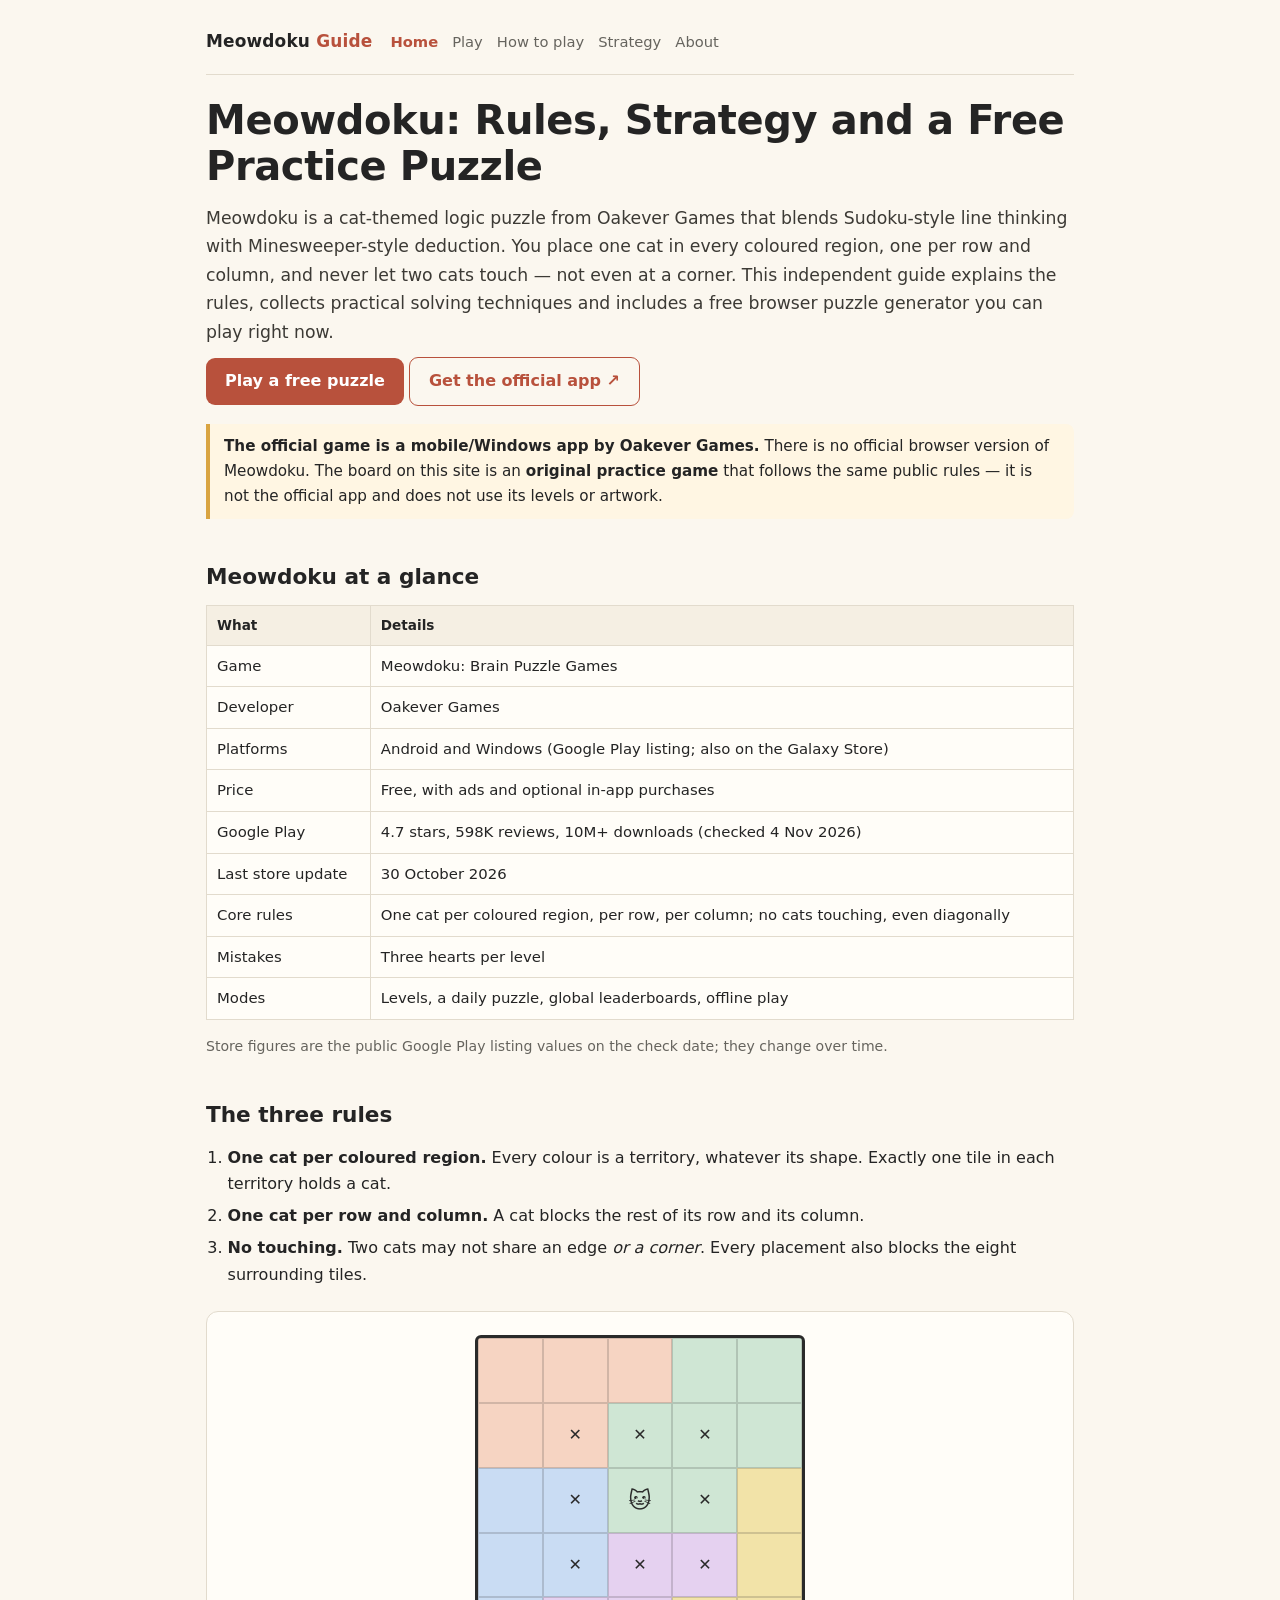
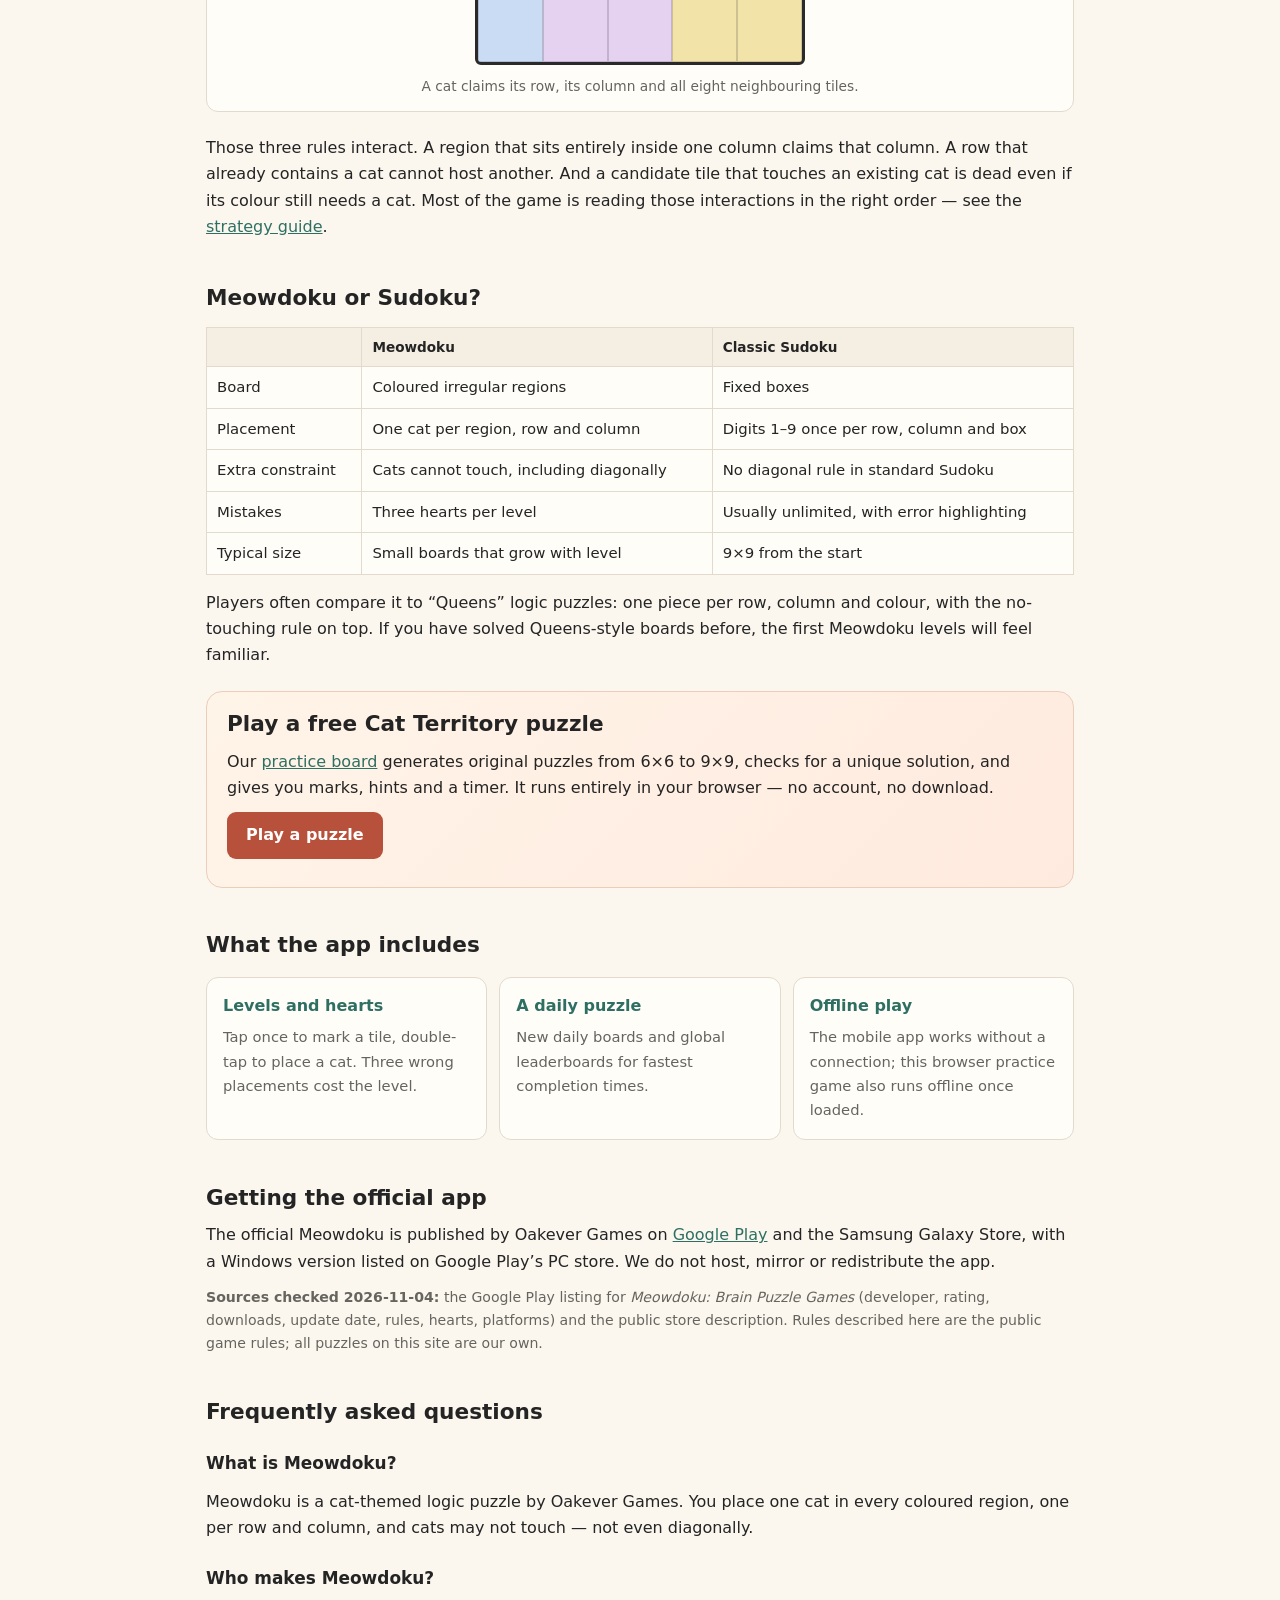
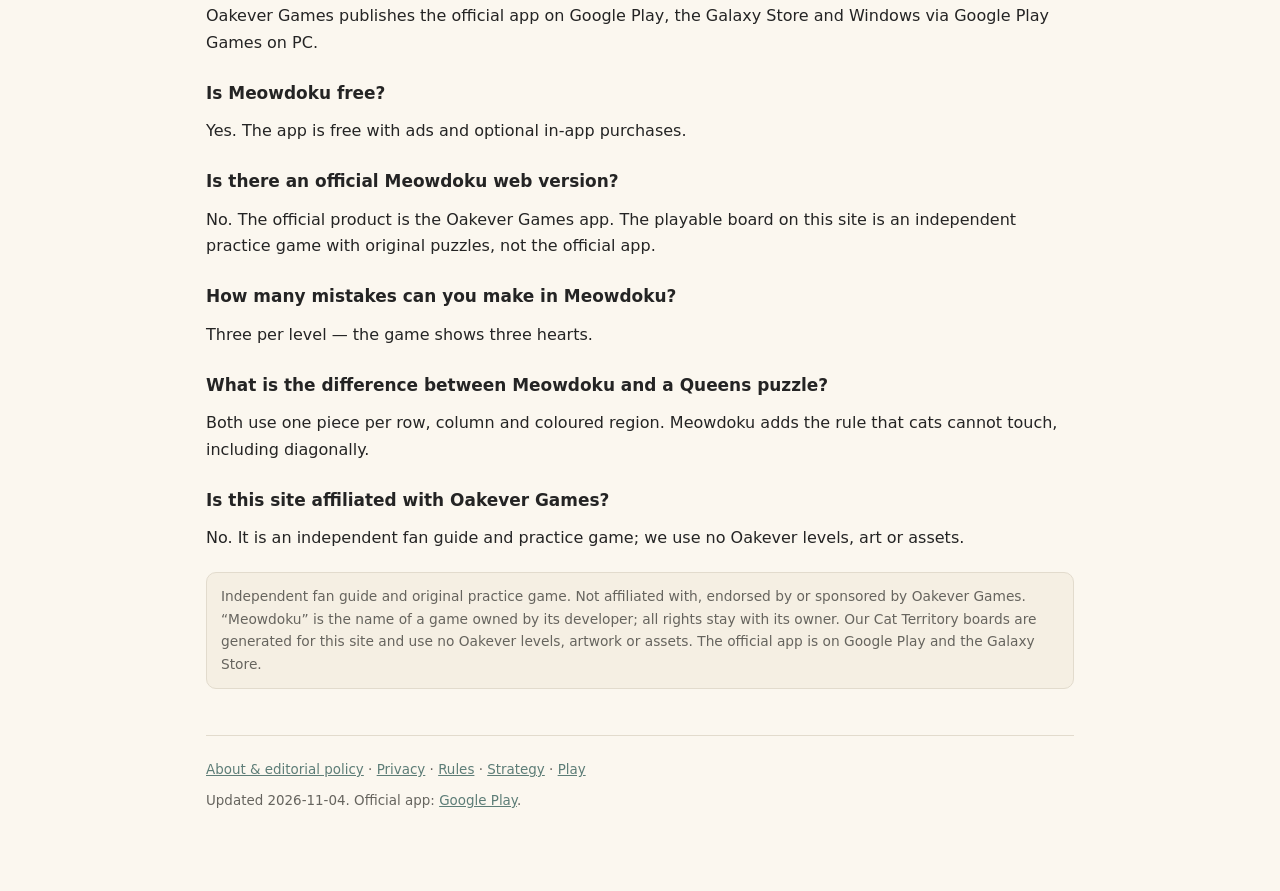
<file: index.html>
<!doctype html>
<html lang="en">
<head>
<meta charset="utf-8">
<meta name="viewport" content="width=device-width,initial-scale=1">
<meta name="google-site-verification" content="v3fOBTrnUxrsOgGbxsQZ7I0o6ZaDt9COHdEH5fEkBDA" />
<title>Meowdoku: Rules, Strategy &amp; a Free Playable Puzzle</title>
<meta name="description" content="Meowdoku guide: the three rules explained, Sudoku vs Meowdoku, practical solving strategy, and a free original Cat Territory puzzle you can play in the browser.">
<meta name="robots" content="index,follow">
<link rel="canonical" href="https://meowdoku-guide.vercel.app/">
<link rel="icon" href="/icon.svg" type="image/svg+xml">
<link rel="stylesheet" href="/style.css?v=20261104">
<meta property="og:type" content="website">
<meta property="og:site_name" content="Meowdoku Guide">
<meta property="og:title" content="Meowdoku: Rules, Strategy &amp; a Free Playable Puzzle">
<meta property="og:description" content="Meowdoku guide: the three rules explained, Sudoku vs Meowdoku, practical solving strategy, and a free original Cat Territory puzzle you can play in the browser.">
<meta property="og:url" content="https://meowdoku-guide.vercel.app/">
<meta name="twitter:card" content="summary">
<meta name="theme-color" content="#fbf7ef">
<script type="application/ld+json">{"@context": "https://schema.org", "@graph": [{"@type": "WebPage", "@id": "https://meowdoku-guide.vercel.app/#page", "url": "https://meowdoku-guide.vercel.app/", "name": "Meowdoku: Rules, Strategy & a Free Playable Puzzle", "description": "Meowdoku guide: the three rules explained, Sudoku vs Meowdoku, practical solving strategy, and a free original Cat Territory puzzle you can play in the browser.", "inLanguage": "en", "datePublished": "2026-11-04", "dateModified": "2026-11-04", "isPartOf": {"@type": "WebSite", "@id": "https://meowdoku-guide.vercel.app/#site"}}, {"@type": "FAQPage", "mainEntity": [{"@type": "Question", "name": "What is Meowdoku?", "acceptedAnswer": {"@type": "Answer", "text": "Meowdoku is a cat-themed logic puzzle by Oakever Games. You place one cat in every coloured region, one per row and column, and cats may not touch — not even diagonally."}}, {"@type": "Question", "name": "Who makes Meowdoku?", "acceptedAnswer": {"@type": "Answer", "text": "Oakever Games publishes the official app on Google Play, the Galaxy Store and Windows via Google Play Games on PC."}}, {"@type": "Question", "name": "Is Meowdoku free?", "acceptedAnswer": {"@type": "Answer", "text": "Yes. The app is free with ads and optional in-app purchases."}}, {"@type": "Question", "name": "Is there an official Meowdoku web version?", "acceptedAnswer": {"@type": "Answer", "text": "No. The official product is the Oakever Games app. The playable board on this site is an independent practice game with original puzzles, not the official app."}}, {"@type": "Question", "name": "How many mistakes can you make in Meowdoku?", "acceptedAnswer": {"@type": "Answer", "text": "Three per level — the game shows three hearts."}}, {"@type": "Question", "name": "What is the difference between Meowdoku and a Queens puzzle?", "acceptedAnswer": {"@type": "Answer", "text": "Both use one piece per row, column and coloured region. Meowdoku adds the rule that cats cannot touch, including diagonally."}}, {"@type": "Question", "name": "Is this site affiliated with Oakever Games?", "acceptedAnswer": {"@type": "Answer", "text": "No. It is an independent fan guide and practice game; we use no Oakever levels, art or assets."}}]}]}</script>

</head>
<body>
<main>
<header class="site">
  <a class="brand" href="/">Meowdoku <span>Guide</span></a>
  <nav class="site" aria-label="Site"><a href="/" aria-current="page">Home</a><a href="/practice/">Play</a><a href="/how-to-play/">How to play</a><a href="/strategy/">Strategy</a><a href="/about/">About</a></nav>
</header>

<h1>Meowdoku: Rules, Strategy and a Free Practice Puzzle</h1>

<p class="lede">Meowdoku is a cat-themed logic puzzle from Oakever Games that blends Sudoku-style line thinking with Minesweeper-style deduction. You place one cat in every coloured region, one per row and column, and never let two cats touch — not even at a corner. This independent guide explains the rules, collects practical solving techniques and includes a free browser puzzle generator you can play right now.</p>


<p><a class="button" href="/practice/">Play a free puzzle</a> <a class="button ghost" href="https://play.google.com/store/apps/details?id=com.oakever.meowdoku" rel="noopener nofollow">Get the official app ↗</a></p>

<div class="note"><b>The official game is a mobile/Windows app by Oakever Games.</b> There is no official browser version of Meowdoku. The board on this site is an <b>original practice game</b> that follows the same public rules — it is not the official app and does not use its levels or artwork.</div>

<h2>Meowdoku at a glance</h2>
<table>
<tr><th>What</th><th>Details</th></tr>
<tr><td>Game</td><td>Meowdoku: Brain Puzzle Games</td></tr>
<tr><td>Developer</td><td>Oakever Games</td></tr>
<tr><td>Platforms</td><td>Android and Windows (Google Play listing; also on the Galaxy Store)</td></tr>
<tr><td>Price</td><td>Free, with ads and optional in-app purchases</td></tr>
<tr><td>Google Play</td><td>4.7 stars, 598K reviews, 10M+ downloads (checked 4 Nov 2026)</td></tr>
<tr><td>Last store update</td><td>30 October 2026</td></tr>
<tr><td>Core rules</td><td>One cat per coloured region, per row, per column; no cats touching, even diagonally</td></tr>
<tr><td>Mistakes</td><td>Three hearts per level</td></tr>
<tr><td>Modes</td><td>Levels, a daily puzzle, global leaderboards, offline play</td></tr>
</table>
<p class="small">Store figures are the public Google Play listing values on the check date; they change over time.</p>

<h2>The three rules</h2>
<ol>
<li><b>One cat per coloured region.</b> Every colour is a territory, whatever its shape. Exactly one tile in each territory holds a cat.</li>
<li><b>One cat per row and column.</b> A cat blocks the rest of its row and its column.</li>
<li><b>No touching.</b> Two cats may not share an edge <i>or a corner</i>. Every placement also blocks the eight surrounding tiles.</li>
</ol>
<figure class="figure"><div class="mini" style="grid-template-columns:repeat(5,1fr)"><div class="" style="background:#f6d4c2"></div><div class="" style="background:#f6d4c2"></div><div class="" style="background:#f6d4c2"></div><div class="" style="background:#cfe6d4"></div><div class="" style="background:#cfe6d4"></div><div class="" style="background:#f6d4c2"></div><div class="" style="background:#f6d4c2">✕</div><div class="" style="background:#cfe6d4">✕</div><div class="" style="background:#cfe6d4">✕</div><div class="" style="background:#cfe6d4"></div><div class="" style="background:#c9dcf3"></div><div class="" style="background:#c9dcf3">✕</div><div class="cat" style="background:#cfe6d4">🐱</div><div class="" style="background:#cfe6d4">✕</div><div class="" style="background:#f2e3a8"></div><div class="" style="background:#c9dcf3"></div><div class="" style="background:#c9dcf3">✕</div><div class="" style="background:#e5d1f0">✕</div><div class="" style="background:#e5d1f0">✕</div><div class="" style="background:#f2e3a8"></div><div class="" style="background:#c9dcf3"></div><div class="" style="background:#e5d1f0"></div><div class="" style="background:#e5d1f0"></div><div class="" style="background:#f2e3a8"></div><div class="" style="background:#f2e3a8"></div></div><figcaption>A cat claims its row, its column and all eight neighbouring tiles.</figcaption></figure>
<p>Those three rules interact. A region that sits entirely inside one column claims that column. A row that already contains a cat cannot host another. And a candidate tile that touches an existing cat is dead even if its colour still needs a cat. Most of the game is reading those interactions in the right order — see the <a href="/strategy/">strategy guide</a>.</p>

<h2>Meowdoku or Sudoku?</h2>
<table>
<tr><th></th><th>Meowdoku</th><th>Classic Sudoku</th></tr>
<tr><td>Board</td><td>Coloured irregular regions</td><td>Fixed boxes</td></tr>
<tr><td>Placement</td><td>One cat per region, row and column</td><td>Digits 1–9 once per row, column and box</td></tr>
<tr><td>Extra constraint</td><td>Cats cannot touch, including diagonally</td><td>No diagonal rule in standard Sudoku</td></tr>
<tr><td>Mistakes</td><td>Three hearts per level</td><td>Usually unlimited, with error highlighting</td></tr>
<tr><td>Typical size</td><td>Small boards that grow with level</td><td>9×9 from the start</td></tr>
</table>
<p>Players often compare it to “Queens” logic puzzles: one piece per row, column and colour, with the no-touching rule on top. If you have solved Queens-style boards before, the first Meowdoku levels will feel familiar.</p>

<div class="cta">
<h2>Play a free Cat Territory puzzle</h2>
<p>Our <a href="/practice/">practice board</a> generates original puzzles from 6×6 to 9×9, checks for a unique solution, and gives you marks, hints and a timer. It runs entirely in your browser — no account, no download.</p>
<p><a class="button" href="/practice/">Play a puzzle</a></p>
</div>

<h2>What the app includes</h2>
<div class="grid">
<div class="card"><h3><a href="/how-to-play/">Levels and hearts</a></h3><p>Tap once to mark a tile, double-tap to place a cat. Three wrong placements cost the level.</p></div><div class="card"><h3><a href="/strategy/">A daily puzzle</a></h3><p>New daily boards and global leaderboards for fastest completion times.</p></div><div class="card"><h3><a href="/practice/">Offline play</a></h3><p>The mobile app works without a connection; this browser practice game also runs offline once loaded.</p></div>
</div>

<h2>Getting the official app</h2>
<p>The official Meowdoku is published by Oakever Games on <a href="https://play.google.com/store/apps/details?id=com.oakever.meowdoku" rel="noopener nofollow">Google Play</a> and the Samsung Galaxy Store, with a Windows version listed on Google Play’s PC store. We do not host, mirror or redistribute the app.</p>

<p class="small"><b>Sources checked 2026-11-04:</b> the Google Play listing for <i>Meowdoku: Brain Puzzle Games</i> (developer, rating, downloads, update date, rules, hearts, platforms) and the public store description. Rules described here are the public game rules; all puzzles on this site are our own.</p>

<section id="faq"><h2>Frequently asked questions</h2><h3>What is Meowdoku?</h3><p>Meowdoku is a cat-themed logic puzzle by Oakever Games. You place one cat in every coloured region, one per row and column, and cats may not touch — not even diagonally.</p><h3>Who makes Meowdoku?</h3><p>Oakever Games publishes the official app on Google Play, the Galaxy Store and Windows via Google Play Games on PC.</p><h3>Is Meowdoku free?</h3><p>Yes. The app is free with ads and optional in-app purchases.</p><h3>Is there an official Meowdoku web version?</h3><p>No. The official product is the Oakever Games app. The playable board on this site is an independent practice game with original puzzles, not the official app.</p><h3>How many mistakes can you make in Meowdoku?</h3><p>Three per level — the game shows three hearts.</p><h3>What is the difference between Meowdoku and a Queens puzzle?</h3><p>Both use one piece per row, column and coloured region. Meowdoku adds the rule that cats cannot touch, including diagonally.</p><h3>Is this site affiliated with Oakever Games?</h3><p>No. It is an independent fan guide and practice game; we use no Oakever levels, art or assets.</p></section>
<div class="disclaimer">Independent fan guide and original practice game. Not affiliated with, endorsed by or sponsored by Oakever Games. “Meowdoku” is the name of a game owned by its developer; all rights stay with its owner. Our Cat Territory boards are generated for this site and use no Oakever levels, artwork or assets. The official app is on Google Play and the Galaxy Store.</div>
<footer class="site">
  <p><a href="/about/">About &amp; editorial policy</a> · <a href="/privacy/">Privacy</a> · <a href="/how-to-play/">Rules</a> · <a href="/strategy/">Strategy</a> · <a href="/practice/">Play</a></p>
  <p>Updated 2026-11-04. Official app: <a href="https://play.google.com/store/apps/details?id=com.oakever.meowdoku" rel="noopener nofollow">Google Play</a>.</p>
</footer>
</main>

</body>
</html>
</file>
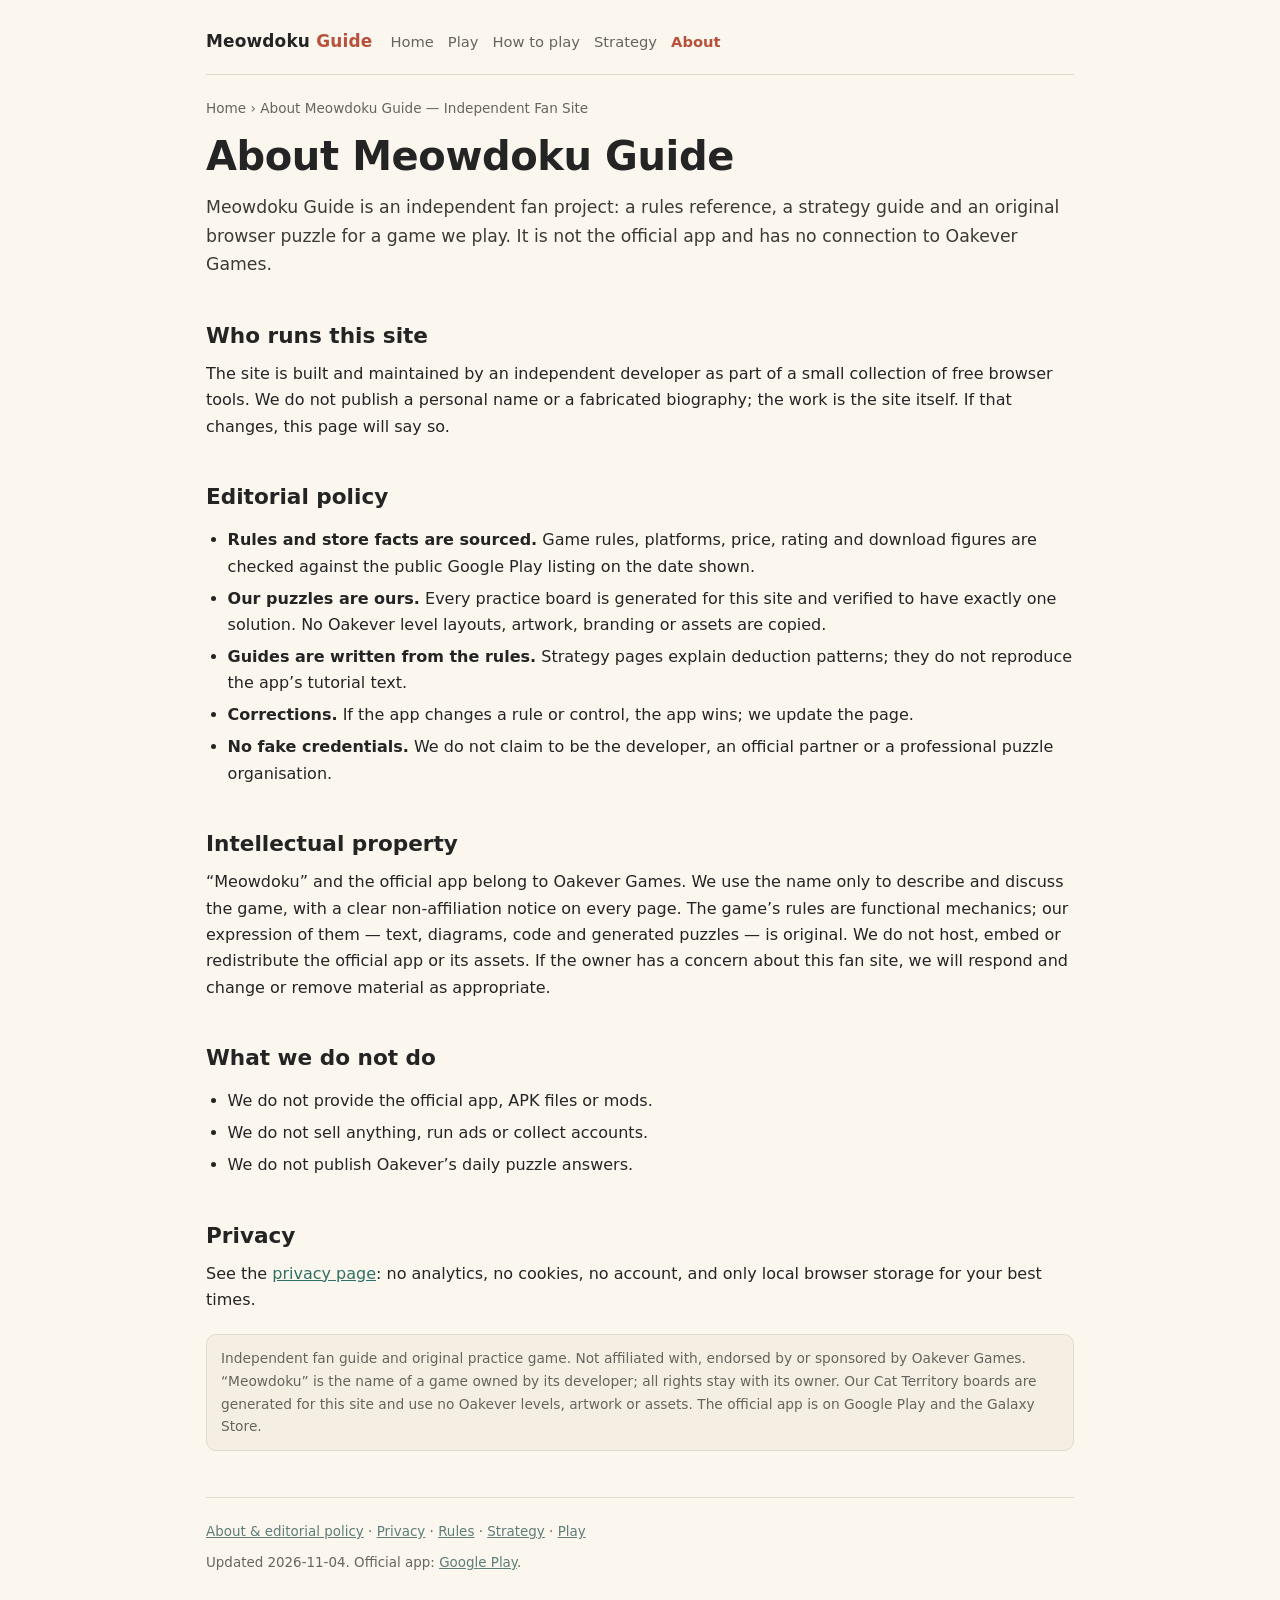
<file: about/index.html>
<!doctype html>
<html lang="en">
<head>
<meta charset="utf-8">
<meta name="viewport" content="width=device-width,initial-scale=1">
<title>About Meowdoku Guide — Independent Fan Site</title>
<meta name="description" content="About Meowdoku Guide: an independent fan project with a rules reference, strategy guide and original Cat Territory puzzle. Not affiliated with Oakever Games.">
<meta name="robots" content="index,follow">
<link rel="canonical" href="https://meowdoku-guide.vercel.app/about/">
<link rel="icon" href="/icon.svg" type="image/svg+xml">
<link rel="stylesheet" href="/style.css?v=20261104">
<meta property="og:type" content="website">
<meta property="og:site_name" content="Meowdoku Guide">
<meta property="og:title" content="About Meowdoku Guide — Independent Fan Site">
<meta property="og:description" content="About Meowdoku Guide: an independent fan project with a rules reference, strategy guide and original Cat Territory puzzle. Not affiliated with Oakever Games.">
<meta property="og:url" content="https://meowdoku-guide.vercel.app/about/">
<meta name="twitter:card" content="summary">
<meta name="theme-color" content="#fbf7ef">
<script type="application/ld+json">{"@context": "https://schema.org", "@graph": [{"@type": "WebPage", "@id": "https://meowdoku-guide.vercel.app/about/#page", "url": "https://meowdoku-guide.vercel.app/about/", "name": "About Meowdoku Guide — Independent Fan Site", "description": "About Meowdoku Guide: an independent fan project with a rules reference, strategy guide and original Cat Territory puzzle. Not affiliated with Oakever Games.", "inLanguage": "en", "datePublished": "2026-11-04", "dateModified": "2026-11-04", "isPartOf": {"@type": "WebSite", "@id": "https://meowdoku-guide.vercel.app/#site"}}, {"@type": "BreadcrumbList", "itemListElement": [{"@type": "ListItem", "position": 1, "name": "Home", "item": "https://meowdoku-guide.vercel.app/"}, {"@type": "ListItem", "position": 2, "name": "About Meowdoku Guide — Independent Fan Site", "item": "https://meowdoku-guide.vercel.app/about/"}]}]}</script>

</head>
<body>
<main>
<header class="site">
  <a class="brand" href="/">Meowdoku <span>Guide</span></a>
  <nav class="site" aria-label="Site"><a href="/">Home</a><a href="/practice/">Play</a><a href="/how-to-play/">How to play</a><a href="/strategy/">Strategy</a><a href="/about/" aria-current="page">About</a></nav>
</header>
<p class="breadcrumb"><a href="/">Home</a> › About Meowdoku Guide — Independent Fan Site</p>
<h1>About Meowdoku Guide</h1>

<p class="lede">Meowdoku Guide is an independent fan project: a rules reference, a strategy guide and an original browser puzzle for a game we play. It is not the official app and has no connection to Oakever Games.</p>


<h2>Who runs this site</h2>
<p>The site is built and maintained by an independent developer as part of a small collection of free browser tools. We do not publish a personal name or a fabricated biography; the work is the site itself. If that changes, this page will say so.</p>

<h2>Editorial policy</h2>
<ul>
<li><b>Rules and store facts are sourced.</b> Game rules, platforms, price, rating and download figures are checked against the public Google Play listing on the date shown.</li>
<li><b>Our puzzles are ours.</b> Every practice board is generated for this site and verified to have exactly one solution. No Oakever level layouts, artwork, branding or assets are copied.</li>
<li><b>Guides are written from the rules.</b> Strategy pages explain deduction patterns; they do not reproduce the app’s tutorial text.</li>
<li><b>Corrections.</b> If the app changes a rule or control, the app wins; we update the page.</li>
<li><b>No fake credentials.</b> We do not claim to be the developer, an official partner or a professional puzzle organisation.</li>
</ul>

<h2>Intellectual property</h2>
<p>“Meowdoku” and the official app belong to Oakever Games. We use the name only to describe and discuss the game, with a clear non-affiliation notice on every page. The game’s rules are functional mechanics; our expression of them — text, diagrams, code and generated puzzles — is original. We do not host, embed or redistribute the official app or its assets. If the owner has a concern about this fan site, we will respond and change or remove material as appropriate.</p>

<h2>What we do not do</h2>
<ul>
<li>We do not provide the official app, APK files or mods.</li>
<li>We do not sell anything, run ads or collect accounts.</li>
<li>We do not publish Oakever’s daily puzzle answers.</li>
</ul>

<h2>Privacy</h2>
<p>See the <a href="/privacy/">privacy page</a>: no analytics, no cookies, no account, and only local browser storage for your best times.</p>


<div class="disclaimer">Independent fan guide and original practice game. Not affiliated with, endorsed by or sponsored by Oakever Games. “Meowdoku” is the name of a game owned by its developer; all rights stay with its owner. Our Cat Territory boards are generated for this site and use no Oakever levels, artwork or assets. The official app is on Google Play and the Galaxy Store.</div>
<footer class="site">
  <p><a href="/about/">About &amp; editorial policy</a> · <a href="/privacy/">Privacy</a> · <a href="/how-to-play/">Rules</a> · <a href="/strategy/">Strategy</a> · <a href="/practice/">Play</a></p>
  <p>Updated 2026-11-04. Official app: <a href="https://play.google.com/store/apps/details?id=com.oakever.meowdoku" rel="noopener nofollow">Google Play</a>.</p>
</footer>
</main>

</body>
</html>
</file>
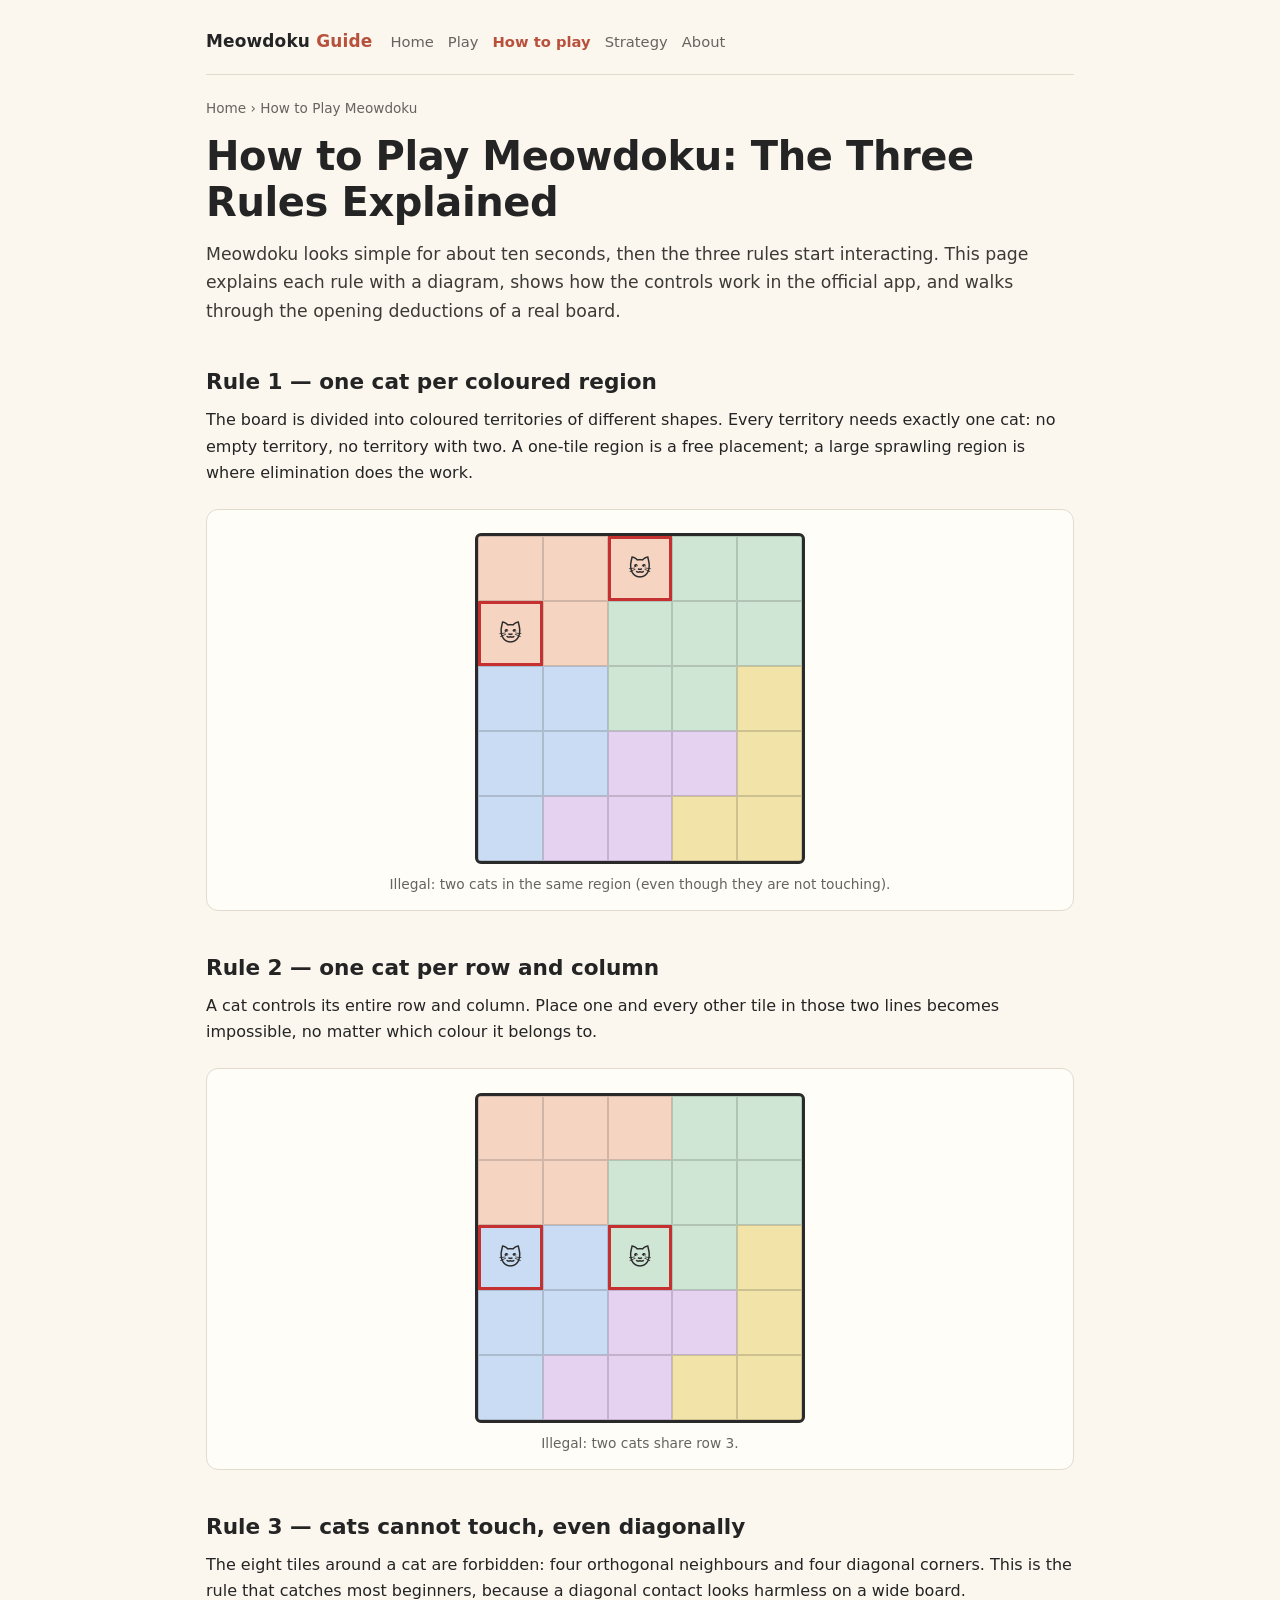
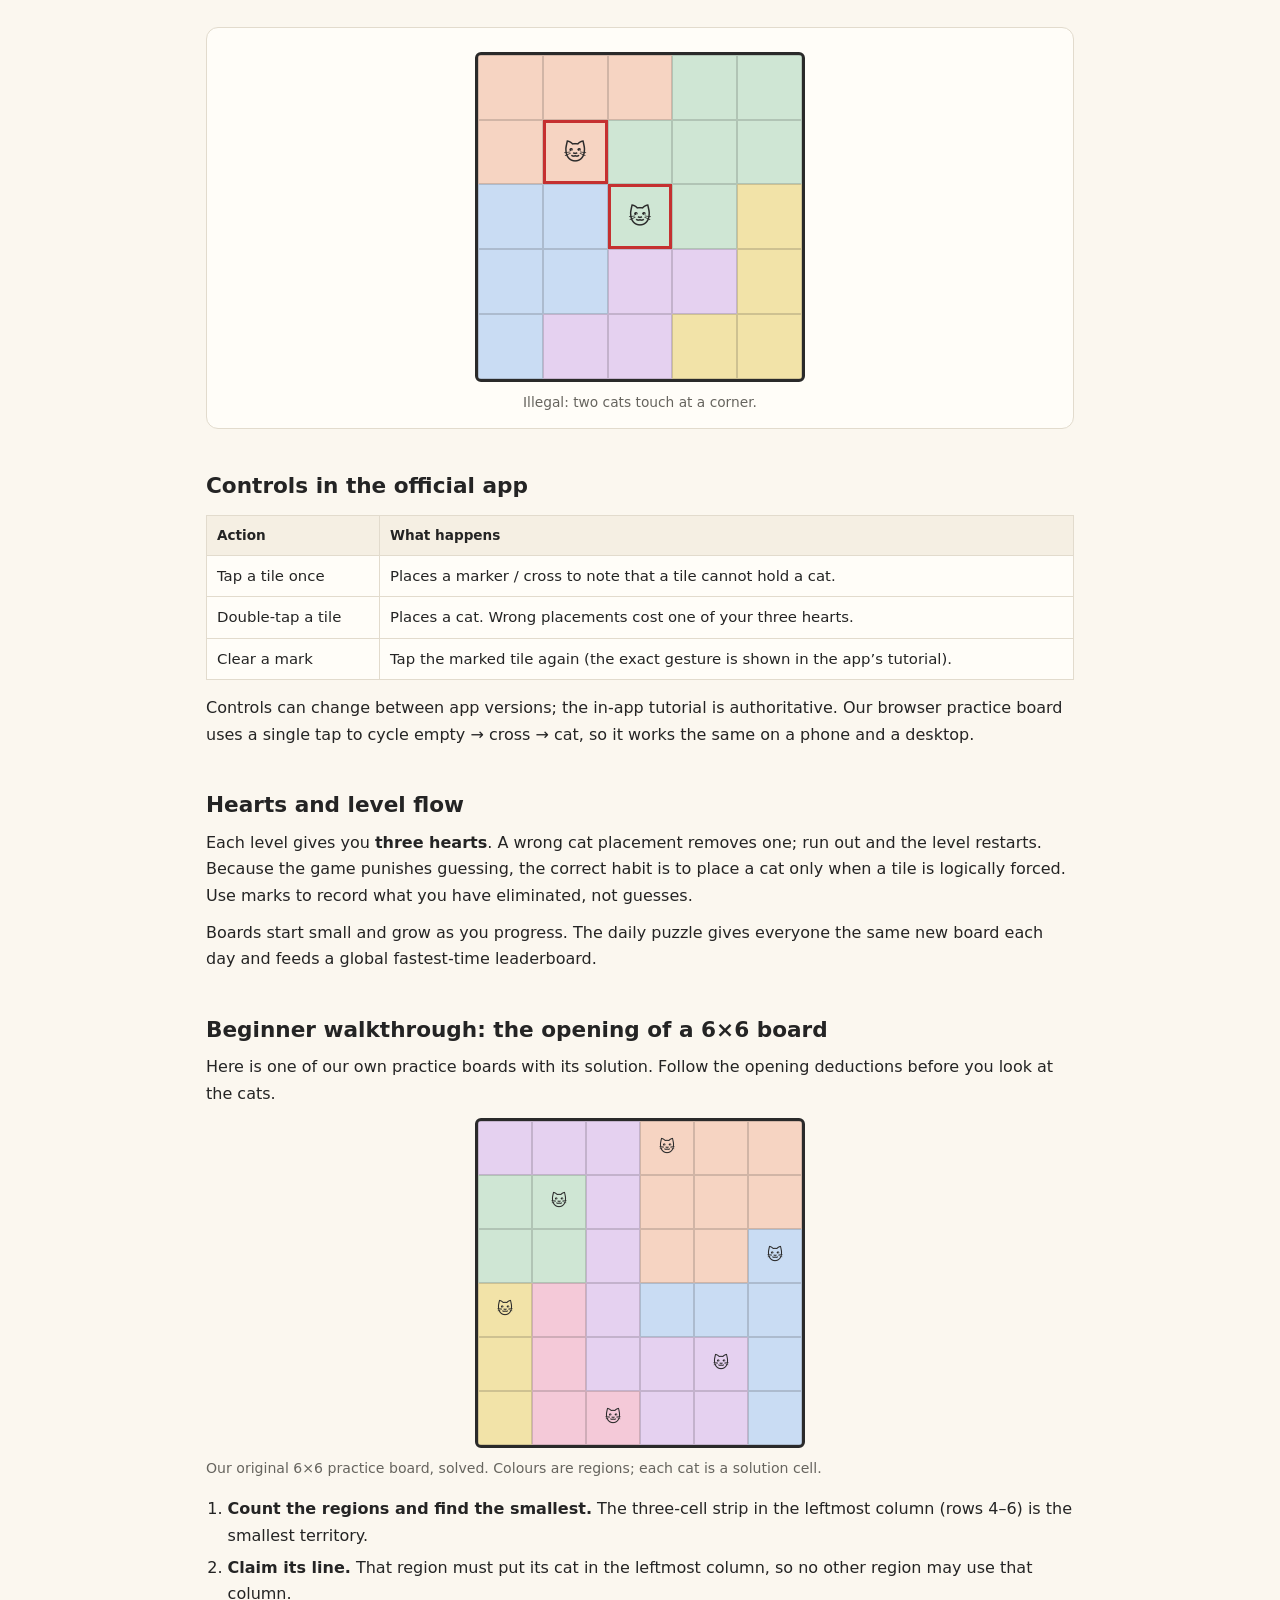
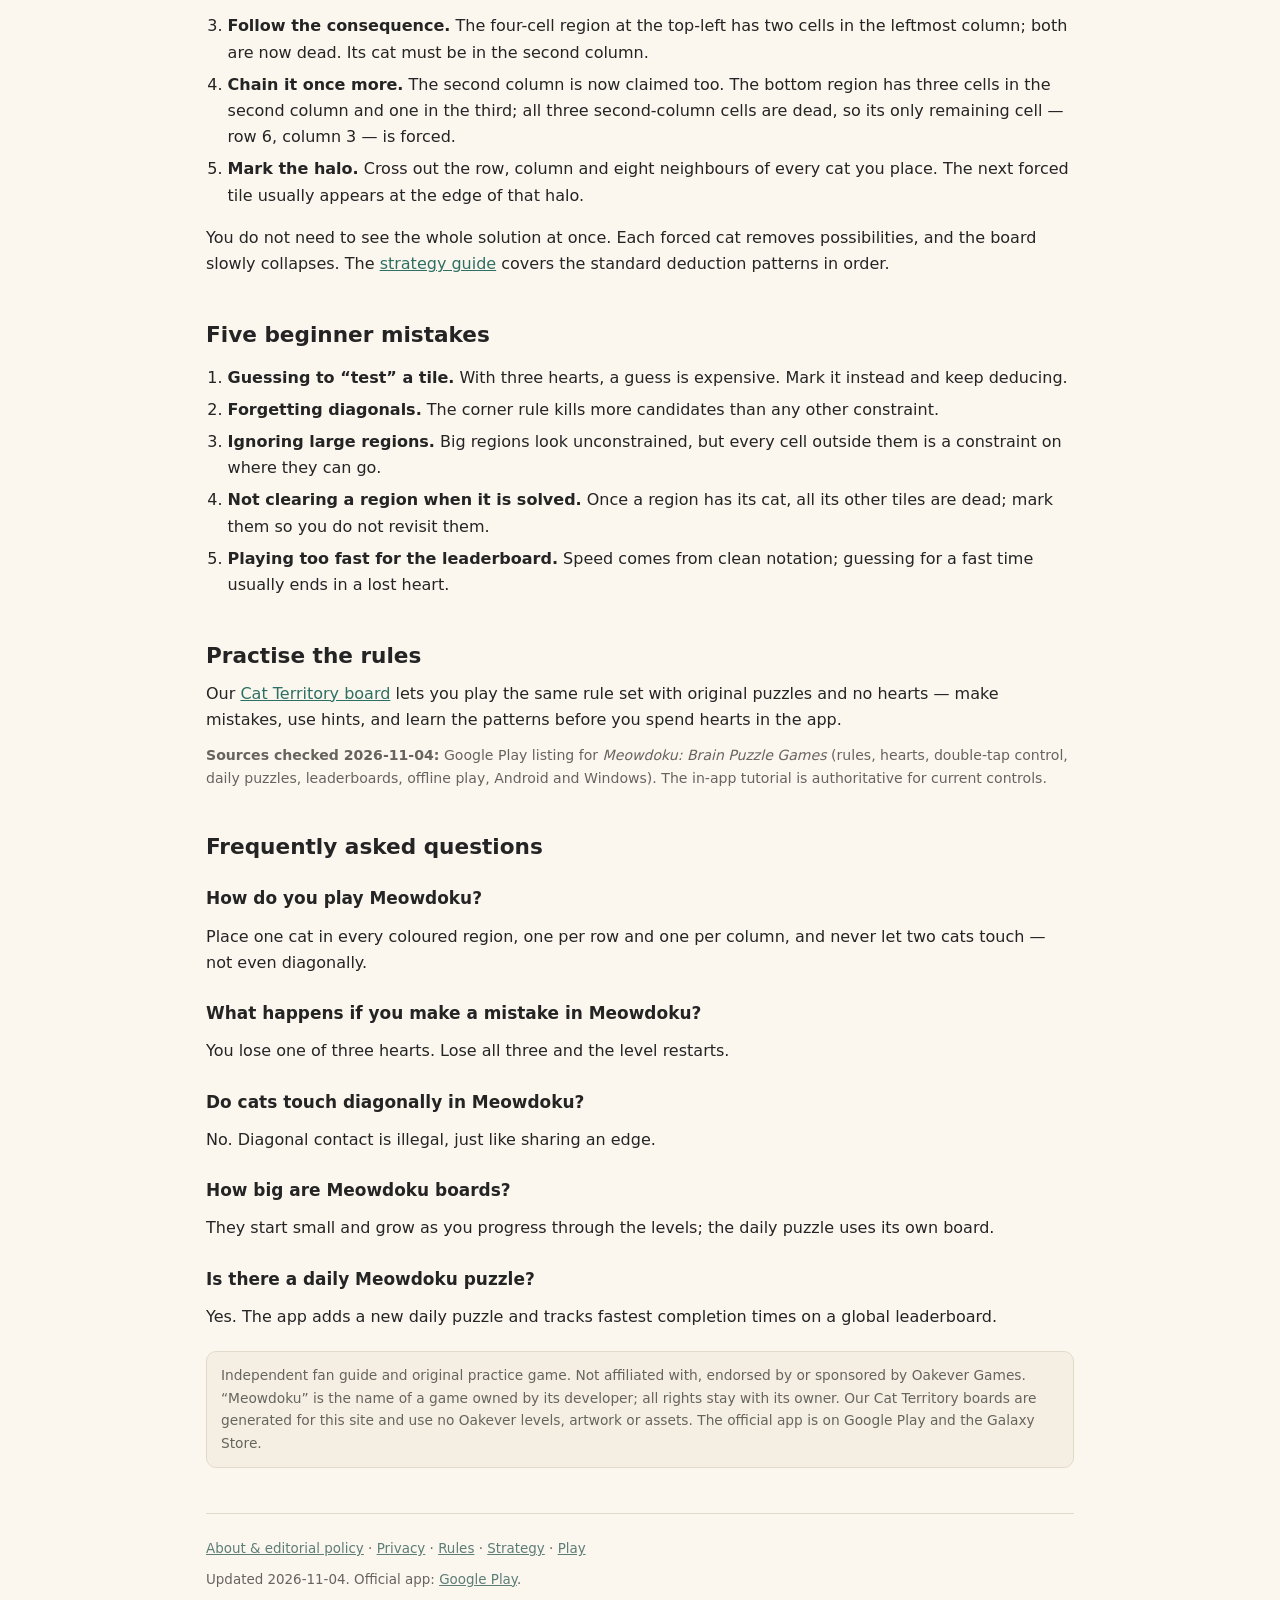
<file: how-to-play/index.html>
<!doctype html>
<html lang="en">
<head>
<meta charset="utf-8">
<meta name="viewport" content="width=device-width,initial-scale=1">
<title>How to Play Meowdoku: The Three Rules Explained</title>
<meta name="description" content="Meowdoku rules with diagrams: one cat per coloured region, row and column, no touching even diagonally, three hearts, controls, and a beginner walkthrough.">
<meta name="robots" content="index,follow">
<link rel="canonical" href="https://meowdoku-guide.vercel.app/how-to-play/">
<link rel="icon" href="/icon.svg" type="image/svg+xml">
<link rel="stylesheet" href="/style.css?v=20261104">
<meta property="og:type" content="website">
<meta property="og:site_name" content="Meowdoku Guide">
<meta property="og:title" content="How to Play Meowdoku: The Three Rules Explained">
<meta property="og:description" content="Meowdoku rules with diagrams: one cat per coloured region, row and column, no touching even diagonally, three hearts, controls, and a beginner walkthrough.">
<meta property="og:url" content="https://meowdoku-guide.vercel.app/how-to-play/">
<meta name="twitter:card" content="summary">
<meta name="theme-color" content="#fbf7ef">
<script type="application/ld+json">{"@context": "https://schema.org", "@graph": [{"@type": "WebPage", "@id": "https://meowdoku-guide.vercel.app/how-to-play/#page", "url": "https://meowdoku-guide.vercel.app/how-to-play/", "name": "How to Play Meowdoku: The Three Rules Explained", "description": "Meowdoku rules with diagrams: one cat per coloured region, row and column, no touching even diagonally, three hearts, controls, and a beginner walkthrough.", "inLanguage": "en", "datePublished": "2026-11-04", "dateModified": "2026-11-04", "isPartOf": {"@type": "WebSite", "@id": "https://meowdoku-guide.vercel.app/#site"}}, {"@type": "BreadcrumbList", "itemListElement": [{"@type": "ListItem", "position": 1, "name": "Home", "item": "https://meowdoku-guide.vercel.app/"}, {"@type": "ListItem", "position": 2, "name": "How to Play Meowdoku", "item": "https://meowdoku-guide.vercel.app/how-to-play/"}]}, {"@type": "FAQPage", "mainEntity": [{"@type": "Question", "name": "How do you play Meowdoku?", "acceptedAnswer": {"@type": "Answer", "text": "Place one cat in every coloured region, one per row and one per column, and never let two cats touch — not even diagonally."}}, {"@type": "Question", "name": "What happens if you make a mistake in Meowdoku?", "acceptedAnswer": {"@type": "Answer", "text": "You lose one of three hearts. Lose all three and the level restarts."}}, {"@type": "Question", "name": "Do cats touch diagonally in Meowdoku?", "acceptedAnswer": {"@type": "Answer", "text": "No. Diagonal contact is illegal, just like sharing an edge."}}, {"@type": "Question", "name": "How big are Meowdoku boards?", "acceptedAnswer": {"@type": "Answer", "text": "They start small and grow as you progress through the levels; the daily puzzle uses its own board."}}, {"@type": "Question", "name": "Is there a daily Meowdoku puzzle?", "acceptedAnswer": {"@type": "Answer", "text": "Yes. The app adds a new daily puzzle and tracks fastest completion times on a global leaderboard."}}]}]}</script>

</head>
<body>
<main>
<header class="site">
  <a class="brand" href="/">Meowdoku <span>Guide</span></a>
  <nav class="site" aria-label="Site"><a href="/">Home</a><a href="/practice/">Play</a><a href="/how-to-play/" aria-current="page">How to play</a><a href="/strategy/">Strategy</a><a href="/about/">About</a></nav>
</header>
<p class="breadcrumb"><a href="/">Home</a> › How to Play Meowdoku</p>
<h1>How to Play Meowdoku: The Three Rules Explained</h1>

<p class="lede">Meowdoku looks simple for about ten seconds, then the three rules start interacting. This page explains each rule with a diagram, shows how the controls work in the official app, and walks through the opening deductions of a real board.</p>


<h2>Rule 1 — one cat per coloured region</h2>
<p>The board is divided into coloured territories of different shapes. Every territory needs exactly one cat: no empty territory, no territory with two. A one-tile region is a free placement; a large sprawling region is where elimination does the work.</p>
<figure class="figure"><div class="mini" style="grid-template-columns:repeat(5,1fr)"><div class="" style="background:#f6d4c2"></div><div class="" style="background:#f6d4c2"></div><div class="cat bad" style="background:#f6d4c2">🐱</div><div class="" style="background:#cfe6d4"></div><div class="" style="background:#cfe6d4"></div><div class="cat bad" style="background:#f6d4c2">🐱</div><div class="" style="background:#f6d4c2"></div><div class="" style="background:#cfe6d4"></div><div class="" style="background:#cfe6d4"></div><div class="" style="background:#cfe6d4"></div><div class="" style="background:#c9dcf3"></div><div class="" style="background:#c9dcf3"></div><div class="" style="background:#cfe6d4"></div><div class="" style="background:#cfe6d4"></div><div class="" style="background:#f2e3a8"></div><div class="" style="background:#c9dcf3"></div><div class="" style="background:#c9dcf3"></div><div class="" style="background:#e5d1f0"></div><div class="" style="background:#e5d1f0"></div><div class="" style="background:#f2e3a8"></div><div class="" style="background:#c9dcf3"></div><div class="" style="background:#e5d1f0"></div><div class="" style="background:#e5d1f0"></div><div class="" style="background:#f2e3a8"></div><div class="" style="background:#f2e3a8"></div></div><figcaption>Illegal: two cats in the same region (even though they are not touching).</figcaption></figure>
<h2>Rule 2 — one cat per row and column</h2>
<p>A cat controls its entire row and column. Place one and every other tile in those two lines becomes impossible, no matter which colour it belongs to.</p>
<figure class="figure"><div class="mini" style="grid-template-columns:repeat(5,1fr)"><div class="" style="background:#f6d4c2"></div><div class="" style="background:#f6d4c2"></div><div class="" style="background:#f6d4c2"></div><div class="" style="background:#cfe6d4"></div><div class="" style="background:#cfe6d4"></div><div class="" style="background:#f6d4c2"></div><div class="" style="background:#f6d4c2"></div><div class="" style="background:#cfe6d4"></div><div class="" style="background:#cfe6d4"></div><div class="" style="background:#cfe6d4"></div><div class="cat bad" style="background:#c9dcf3">🐱</div><div class="" style="background:#c9dcf3"></div><div class="cat bad" style="background:#cfe6d4">🐱</div><div class="" style="background:#cfe6d4"></div><div class="" style="background:#f2e3a8"></div><div class="" style="background:#c9dcf3"></div><div class="" style="background:#c9dcf3"></div><div class="" style="background:#e5d1f0"></div><div class="" style="background:#e5d1f0"></div><div class="" style="background:#f2e3a8"></div><div class="" style="background:#c9dcf3"></div><div class="" style="background:#e5d1f0"></div><div class="" style="background:#e5d1f0"></div><div class="" style="background:#f2e3a8"></div><div class="" style="background:#f2e3a8"></div></div><figcaption>Illegal: two cats share row 3.</figcaption></figure>
<h2>Rule 3 — cats cannot touch, even diagonally</h2>
<p>The eight tiles around a cat are forbidden: four orthogonal neighbours and four diagonal corners. This is the rule that catches most beginners, because a diagonal contact looks harmless on a wide board.</p>
<figure class="figure"><div class="mini" style="grid-template-columns:repeat(5,1fr)"><div class="" style="background:#f6d4c2"></div><div class="" style="background:#f6d4c2"></div><div class="" style="background:#f6d4c2"></div><div class="" style="background:#cfe6d4"></div><div class="" style="background:#cfe6d4"></div><div class="" style="background:#f6d4c2"></div><div class="cat bad" style="background:#f6d4c2">🐱</div><div class="" style="background:#cfe6d4"></div><div class="" style="background:#cfe6d4"></div><div class="" style="background:#cfe6d4"></div><div class="" style="background:#c9dcf3"></div><div class="" style="background:#c9dcf3"></div><div class="cat bad" style="background:#cfe6d4">🐱</div><div class="" style="background:#cfe6d4"></div><div class="" style="background:#f2e3a8"></div><div class="" style="background:#c9dcf3"></div><div class="" style="background:#c9dcf3"></div><div class="" style="background:#e5d1f0"></div><div class="" style="background:#e5d1f0"></div><div class="" style="background:#f2e3a8"></div><div class="" style="background:#c9dcf3"></div><div class="" style="background:#e5d1f0"></div><div class="" style="background:#e5d1f0"></div><div class="" style="background:#f2e3a8"></div><div class="" style="background:#f2e3a8"></div></div><figcaption>Illegal: two cats touch at a corner.</figcaption></figure>
<h2>Controls in the official app</h2>
<table>
<tr><th>Action</th><th>What happens</th></tr>
<tr><td>Tap a tile once</td><td>Places a marker / cross to note that a tile cannot hold a cat.</td></tr>
<tr><td>Double-tap a tile</td><td>Places a cat. Wrong placements cost one of your three hearts.</td></tr>
<tr><td>Clear a mark</td><td>Tap the marked tile again (the exact gesture is shown in the app’s tutorial).</td></tr>
</table>
<p>Controls can change between app versions; the in-app tutorial is authoritative. Our browser practice board uses a single tap to cycle empty → cross → cat, so it works the same on a phone and a desktop.</p>

<h2>Hearts and level flow</h2>
<p>Each level gives you <b>three hearts</b>. A wrong cat placement removes one; run out and the level restarts. Because the game punishes guessing, the correct habit is to place a cat only when a tile is logically forced. Use marks to record what you have eliminated, not guesses.</p>
<p>Boards start small and grow as you progress. The daily puzzle gives everyone the same new board each day and feeds a global fastest-time leaderboard.</p>

<h2>Beginner walkthrough: the opening of a 6×6 board</h2>
<p>Here is one of our own practice boards with its solution. Follow the opening deductions before you look at the cats.</p>
<div class="mini" style="grid-template-columns:repeat(6,1fr)"><div style="background:#e5d1f0"></div><div style="background:#e5d1f0"></div><div style="background:#e5d1f0"></div><div style="background:#f6d4c2">🐱</div><div style="background:#f6d4c2"></div><div style="background:#f6d4c2"></div><div style="background:#cfe6d4"></div><div style="background:#cfe6d4">🐱</div><div style="background:#e5d1f0"></div><div style="background:#f6d4c2"></div><div style="background:#f6d4c2"></div><div style="background:#f6d4c2"></div><div style="background:#cfe6d4"></div><div style="background:#cfe6d4"></div><div style="background:#e5d1f0"></div><div style="background:#f6d4c2"></div><div style="background:#f6d4c2"></div><div style="background:#c9dcf3">🐱</div><div style="background:#f2e3a8">🐱</div><div style="background:#f4c9d8"></div><div style="background:#e5d1f0"></div><div style="background:#c9dcf3"></div><div style="background:#c9dcf3"></div><div style="background:#c9dcf3"></div><div style="background:#f2e3a8"></div><div style="background:#f4c9d8"></div><div style="background:#e5d1f0"></div><div style="background:#e5d1f0"></div><div style="background:#e5d1f0">🐱</div><div style="background:#c9dcf3"></div><div style="background:#f2e3a8"></div><div style="background:#f4c9d8"></div><div style="background:#f4c9d8">🐱</div><div style="background:#e5d1f0"></div><div style="background:#e5d1f0"></div><div style="background:#c9dcf3"></div></div>
<p class="small">Our original 6×6 practice board, solved. Colours are regions; each cat is a solution cell.</p>
<ol>
<li><b>Count the regions and find the smallest.</b> The three-cell strip in the leftmost column (rows 4–6) is the smallest territory.</li>
<li><b>Claim its line.</b> That region must put its cat in the leftmost column, so no other region may use that column.</li>
<li><b>Follow the consequence.</b> The four-cell region at the top-left has two cells in the leftmost column; both are now dead. Its cat must be in the second column.</li>
<li><b>Chain it once more.</b> The second column is now claimed too. The bottom region has three cells in the second column and one in the third; all three second-column cells are dead, so its only remaining cell — row 6, column 3 — is forced.</li>
<li><b>Mark the halo.</b> Cross out the row, column and eight neighbours of every cat you place. The next forced tile usually appears at the edge of that halo.</li>
</ol>
<p>You do not need to see the whole solution at once. Each forced cat removes possibilities, and the board slowly collapses. The <a href="/strategy/">strategy guide</a> covers the standard deduction patterns in order.</p>

<h2>Five beginner mistakes</h2>
<ol>
<li><b>Guessing to “test” a tile.</b> With three hearts, a guess is expensive. Mark it instead and keep deducing.</li>
<li><b>Forgetting diagonals.</b> The corner rule kills more candidates than any other constraint.</li>
<li><b>Ignoring large regions.</b> Big regions look unconstrained, but every cell outside them is a constraint on where they can go.</li>
<li><b>Not clearing a region when it is solved.</b> Once a region has its cat, all its other tiles are dead; mark them so you do not revisit them.</li>
<li><b>Playing too fast for the leaderboard.</b> Speed comes from clean notation; guessing for a fast time usually ends in a lost heart.</li>
</ol>

<h2>Practise the rules</h2>
<p>Our <a href="/practice/">Cat Territory board</a> lets you play the same rule set with original puzzles and no hearts — make mistakes, use hints, and learn the patterns before you spend hearts in the app.</p>

<p class="small"><b>Sources checked 2026-11-04:</b> Google Play listing for <i>Meowdoku: Brain Puzzle Games</i> (rules, hearts, double-tap control, daily puzzles, leaderboards, offline play, Android and Windows). The in-app tutorial is authoritative for current controls.</p>

<section id="faq"><h2>Frequently asked questions</h2><h3>How do you play Meowdoku?</h3><p>Place one cat in every coloured region, one per row and one per column, and never let two cats touch — not even diagonally.</p><h3>What happens if you make a mistake in Meowdoku?</h3><p>You lose one of three hearts. Lose all three and the level restarts.</p><h3>Do cats touch diagonally in Meowdoku?</h3><p>No. Diagonal contact is illegal, just like sharing an edge.</p><h3>How big are Meowdoku boards?</h3><p>They start small and grow as you progress through the levels; the daily puzzle uses its own board.</p><h3>Is there a daily Meowdoku puzzle?</h3><p>Yes. The app adds a new daily puzzle and tracks fastest completion times on a global leaderboard.</p></section>
<div class="disclaimer">Independent fan guide and original practice game. Not affiliated with, endorsed by or sponsored by Oakever Games. “Meowdoku” is the name of a game owned by its developer; all rights stay with its owner. Our Cat Territory boards are generated for this site and use no Oakever levels, artwork or assets. The official app is on Google Play and the Galaxy Store.</div>
<footer class="site">
  <p><a href="/about/">About &amp; editorial policy</a> · <a href="/privacy/">Privacy</a> · <a href="/how-to-play/">Rules</a> · <a href="/strategy/">Strategy</a> · <a href="/practice/">Play</a></p>
  <p>Updated 2026-11-04. Official app: <a href="https://play.google.com/store/apps/details?id=com.oakever.meowdoku" rel="noopener nofollow">Google Play</a>.</p>
</footer>
</main>

</body>
</html>
</file>
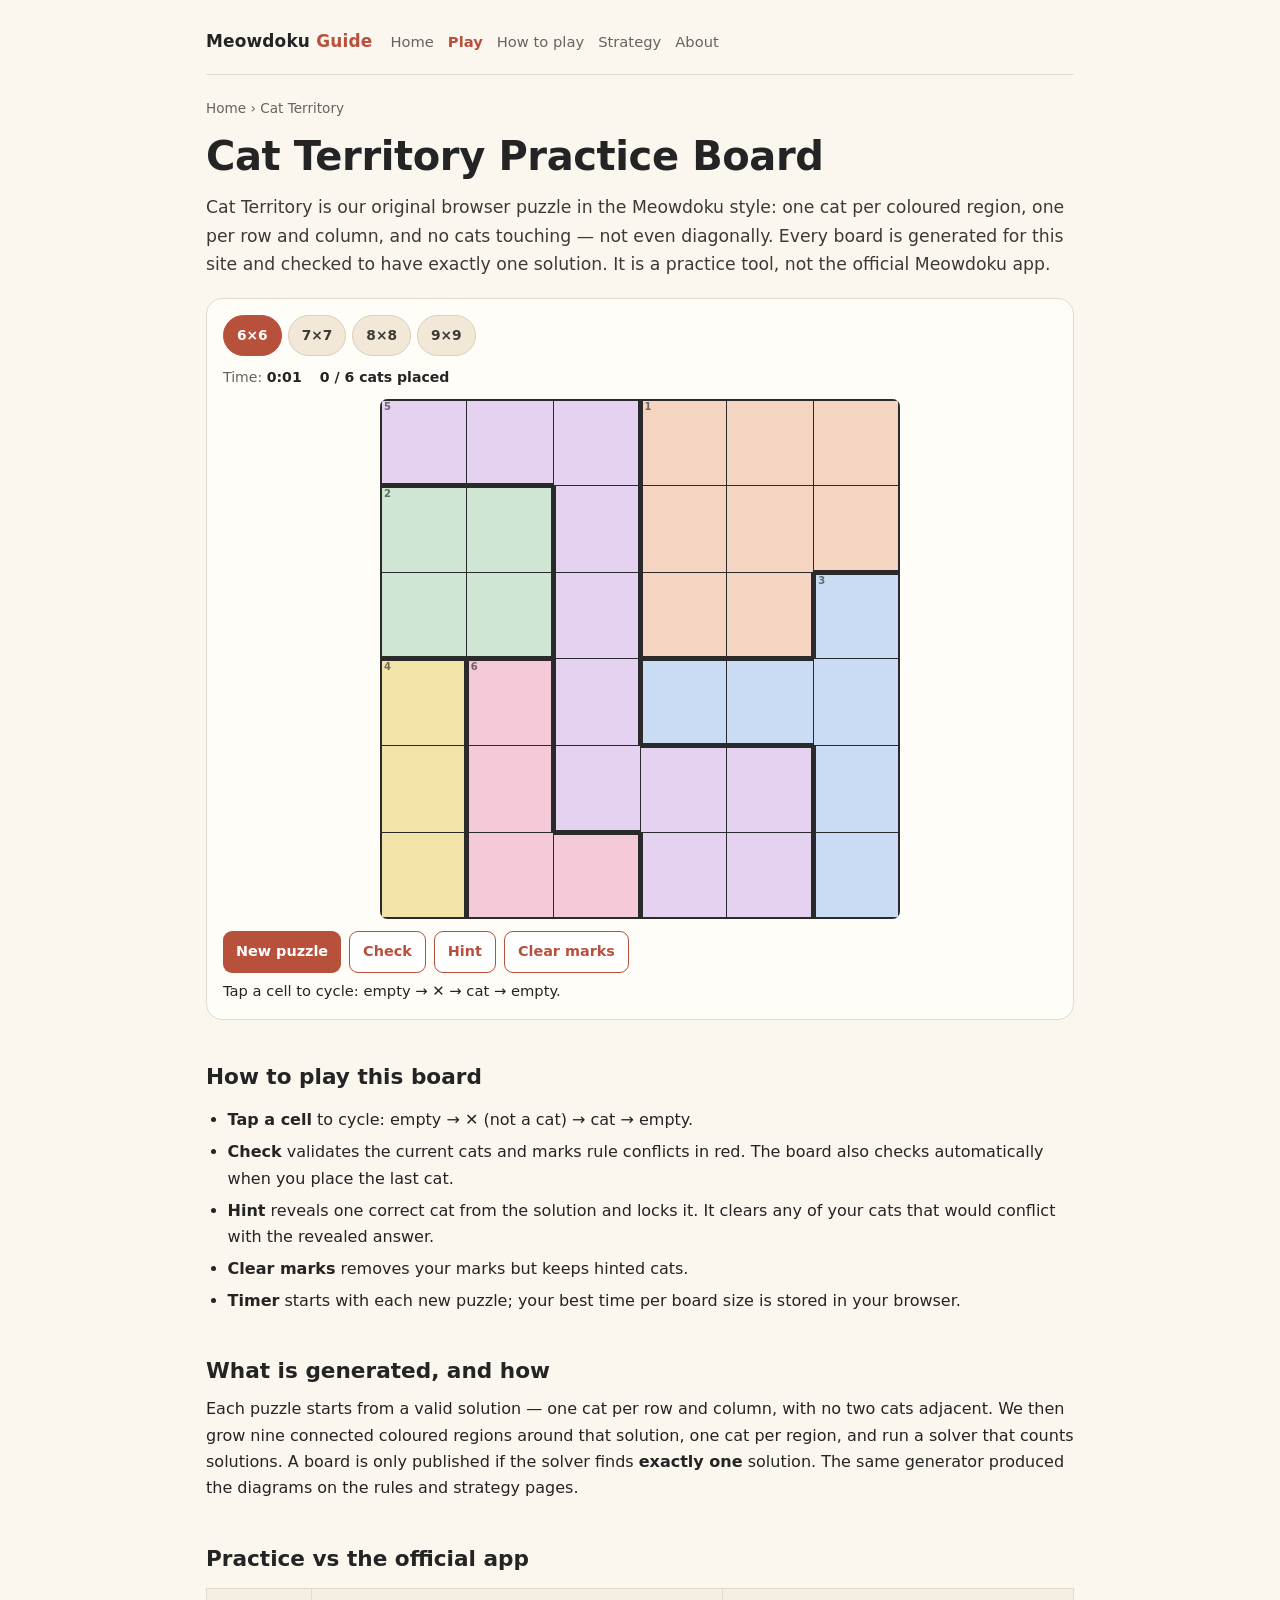
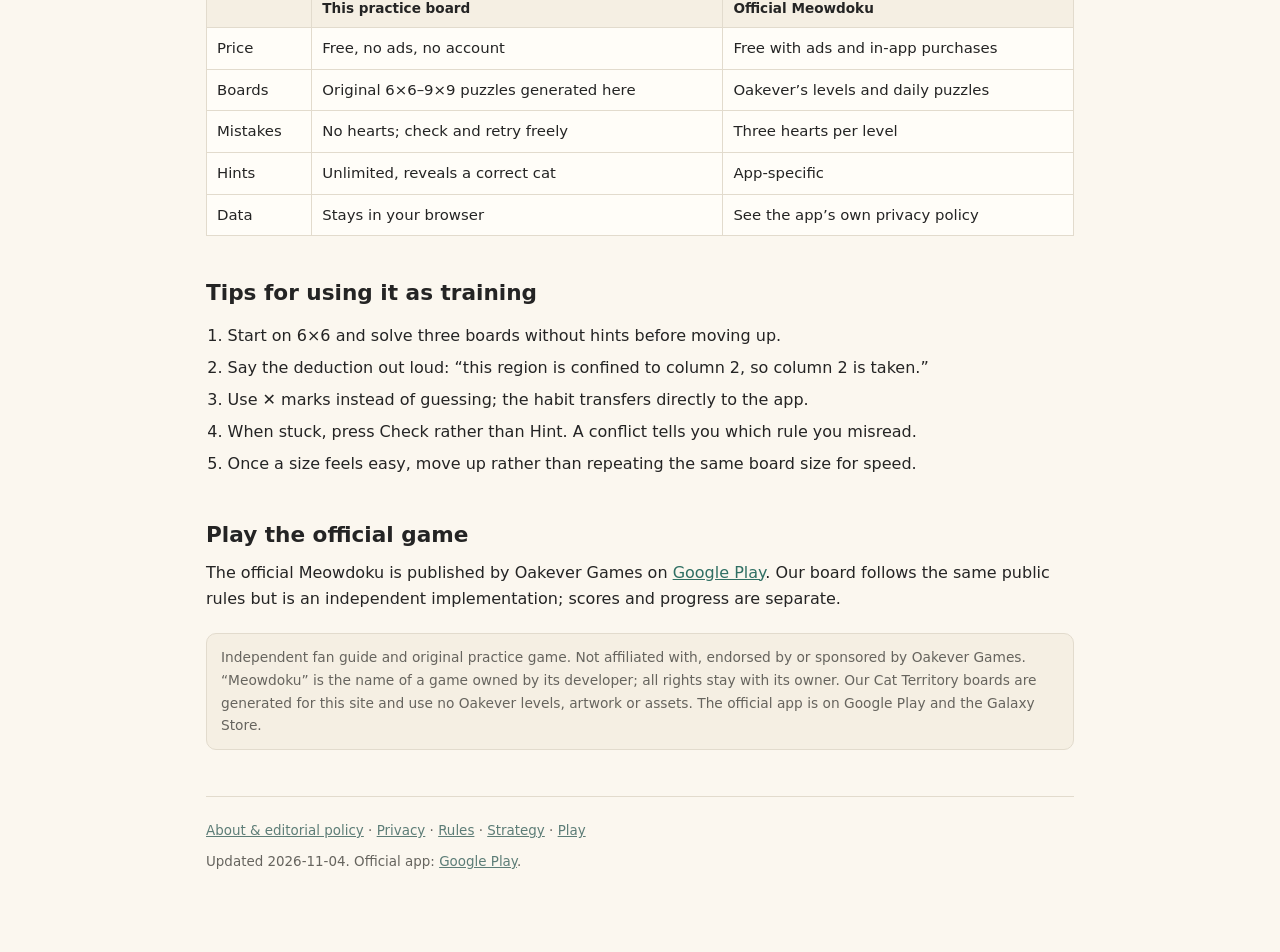
<file: practice/index.html>
<!doctype html>
<html lang="en">
<head>
<meta charset="utf-8">
<meta name="viewport" content="width=device-width,initial-scale=1">
<title>Cat Territory: Free Meowdoku-Style Puzzle (Original Boards)</title>
<meta name="description" content="Play an original Meowdoku-style logic puzzle in your browser: one cat per region, row and column, no touching. Unique-solution boards from 6×6 to 9×9.">
<meta name="robots" content="index,follow">
<link rel="canonical" href="https://meowdoku-guide.vercel.app/practice/">
<link rel="icon" href="/icon.svg" type="image/svg+xml">
<link rel="stylesheet" href="/style.css?v=20261104">
<meta property="og:type" content="website">
<meta property="og:site_name" content="Meowdoku Guide">
<meta property="og:title" content="Cat Territory: Free Meowdoku-Style Puzzle (Original Boards)">
<meta property="og:description" content="Play an original Meowdoku-style logic puzzle in your browser: one cat per region, row and column, no touching. Unique-solution boards from 6×6 to 9×9.">
<meta property="og:url" content="https://meowdoku-guide.vercel.app/practice/">
<meta name="twitter:card" content="summary">
<meta name="theme-color" content="#fbf7ef">
<script type="application/ld+json">{"@context": "https://schema.org", "@graph": [{"@type": "WebPage", "@id": "https://meowdoku-guide.vercel.app/practice/#page", "url": "https://meowdoku-guide.vercel.app/practice/", "name": "Cat Territory: Free Meowdoku-Style Puzzle (Original Boards)", "description": "Play an original Meowdoku-style logic puzzle in your browser: one cat per region, row and column, no touching. Unique-solution boards from 6×6 to 9×9.", "inLanguage": "en", "datePublished": "2026-11-04", "dateModified": "2026-11-04", "isPartOf": {"@type": "WebSite", "@id": "https://meowdoku-guide.vercel.app/#site"}}, {"@type": "WebApplication", "@id": "https://meowdoku-guide.vercel.app/practice/#app", "name": "Cat Territory Practice", "url": "https://meowdoku-guide.vercel.app/practice/", "description": "An original browser logic puzzle: one cat per coloured region, row and column, and no touching cats, even diagonally.", "applicationCategory": "GameApplication", "operatingSystem": "Any (web browser)", "isAccessibleForFree": true, "offers": {"@type": "Offer", "price": "0", "priceCurrency": "USD"}}, {"@type": "BreadcrumbList", "itemListElement": [{"@type": "ListItem", "position": 1, "name": "Home", "item": "https://meowdoku-guide.vercel.app/"}, {"@type": "ListItem", "position": 2, "name": "Cat Territory", "item": "https://meowdoku-guide.vercel.app/practice/"}]}]}</script>
<script src="/puzzles.js?v=20261104c" defer></script>
<script src="/app.js?v=20261104c" defer></script>
</head>
<body>
<main>
<header class="site">
  <a class="brand" href="/">Meowdoku <span>Guide</span></a>
  <nav class="site" aria-label="Site"><a href="/">Home</a><a href="/practice/" aria-current="page">Play</a><a href="/how-to-play/">How to play</a><a href="/strategy/">Strategy</a><a href="/about/">About</a></nav>
</header>
<p class="breadcrumb"><a href="/">Home</a> › Cat Territory</p>
<h1>Cat Territory Practice Board</h1>

<p class="lede">Cat Territory is our original browser puzzle in the Meowdoku style: one cat per coloured region, one per row and column, and no cats touching — not even diagonally. Every board is generated for this site and checked to have exactly one solution. It is a practice tool, not the official Meowdoku app.</p>


<section class="game" aria-label="Cat Territory practice puzzle">
  <div class="game-top">
    <div class="sizes" role="group" aria-label="Board size">
      <button type="button" data-size="6" class="active">6×6</button>
      <button type="button" data-size="7">7×7</button>
      <button type="button" data-size="8">8×8</button>
      <button type="button" data-size="9">9×9</button>
    </div>
  </div>
  <div class="game-meta">
    <span>Time: <span id="timer">0:00</span></span>
    <span id="counter">0 / 6 cats placed</span>
    <span id="best"></span>
  </div>
  <div class="board-wrap" id="boardWrap">
    <div id="board" role="group" aria-label="Cat Territory board"></div>
  </div>
  <div class="board-tools">
    <button type="button" id="newBtn">New puzzle</button>
    <button type="button" id="checkBtn" class="ghost">Check</button>
    <button type="button" id="hintBtn" class="ghost">Hint</button>
    <button type="button" id="resetBtn" class="ghost">Clear marks</button>
  </div>
  <p class="status" id="status" role="status" aria-live="polite"></p>
  <div id="winBanner" hidden><strong>Solved!</strong> <span id="winText"></span></div>
</section>

<h2>How to play this board</h2>
<ul>
<li><b>Tap a cell</b> to cycle: empty → ✕ (not a cat) → cat → empty.</li>
<li><b>Check</b> validates the current cats and marks rule conflicts in red. The board also checks automatically when you place the last cat.</li>
<li><b>Hint</b> reveals one correct cat from the solution and locks it. It clears any of your cats that would conflict with the revealed answer.</li>
<li><b>Clear marks</b> removes your marks but keeps hinted cats.</li>
<li><b>Timer</b> starts with each new puzzle; your best time per board size is stored in your browser.</li>
</ul>

<h2>What is generated, and how</h2>
<p>Each puzzle starts from a valid solution — one cat per row and column, with no two cats adjacent. We then grow nine connected coloured regions around that solution, one cat per region, and run a solver that counts solutions. A board is only published if the solver finds <b>exactly one</b> solution. The same generator produced the diagrams on the rules and strategy pages.</p>

<h2>Practice vs the official app</h2>
<table>
<tr><th></th><th>This practice board</th><th>Official Meowdoku</th></tr>
<tr><td>Price</td><td>Free, no ads, no account</td><td>Free with ads and in-app purchases</td></tr>
<tr><td>Boards</td><td>Original 6×6–9×9 puzzles generated here</td><td>Oakever’s levels and daily puzzles</td></tr>
<tr><td>Mistakes</td><td>No hearts; check and retry freely</td><td>Three hearts per level</td></tr>
<tr><td>Hints</td><td>Unlimited, reveals a correct cat</td><td>App-specific</td></tr>
<tr><td>Data</td><td>Stays in your browser</td><td>See the app’s own privacy policy</td></tr>
</table>

<h2>Tips for using it as training</h2>
<ol>
<li>Start on 6×6 and solve three boards without hints before moving up.</li>
<li>Say the deduction out loud: “this region is confined to column 2, so column 2 is taken.”</li>
<li>Use ✕ marks instead of guessing; the habit transfers directly to the app.</li>
<li>When stuck, press Check rather than Hint. A conflict tells you which rule you misread.</li>
<li>Once a size feels easy, move up rather than repeating the same board size for speed.</li>
</ol>

<h2>Play the official game</h2>
<p>The official Meowdoku is published by Oakever Games on <a href="https://play.google.com/store/apps/details?id=com.oakever.meowdoku" rel="noopener nofollow">Google Play</a>. Our board follows the same public rules but is an independent implementation; scores and progress are separate.</p>


<div class="disclaimer">Independent fan guide and original practice game. Not affiliated with, endorsed by or sponsored by Oakever Games. “Meowdoku” is the name of a game owned by its developer; all rights stay with its owner. Our Cat Territory boards are generated for this site and use no Oakever levels, artwork or assets. The official app is on Google Play and the Galaxy Store.</div>
<footer class="site">
  <p><a href="/about/">About &amp; editorial policy</a> · <a href="/privacy/">Privacy</a> · <a href="/how-to-play/">Rules</a> · <a href="/strategy/">Strategy</a> · <a href="/practice/">Play</a></p>
  <p>Updated 2026-11-04. Official app: <a href="https://play.google.com/store/apps/details?id=com.oakever.meowdoku" rel="noopener nofollow">Google Play</a>.</p>
</footer>
</main>

</body>
</html>
</file>
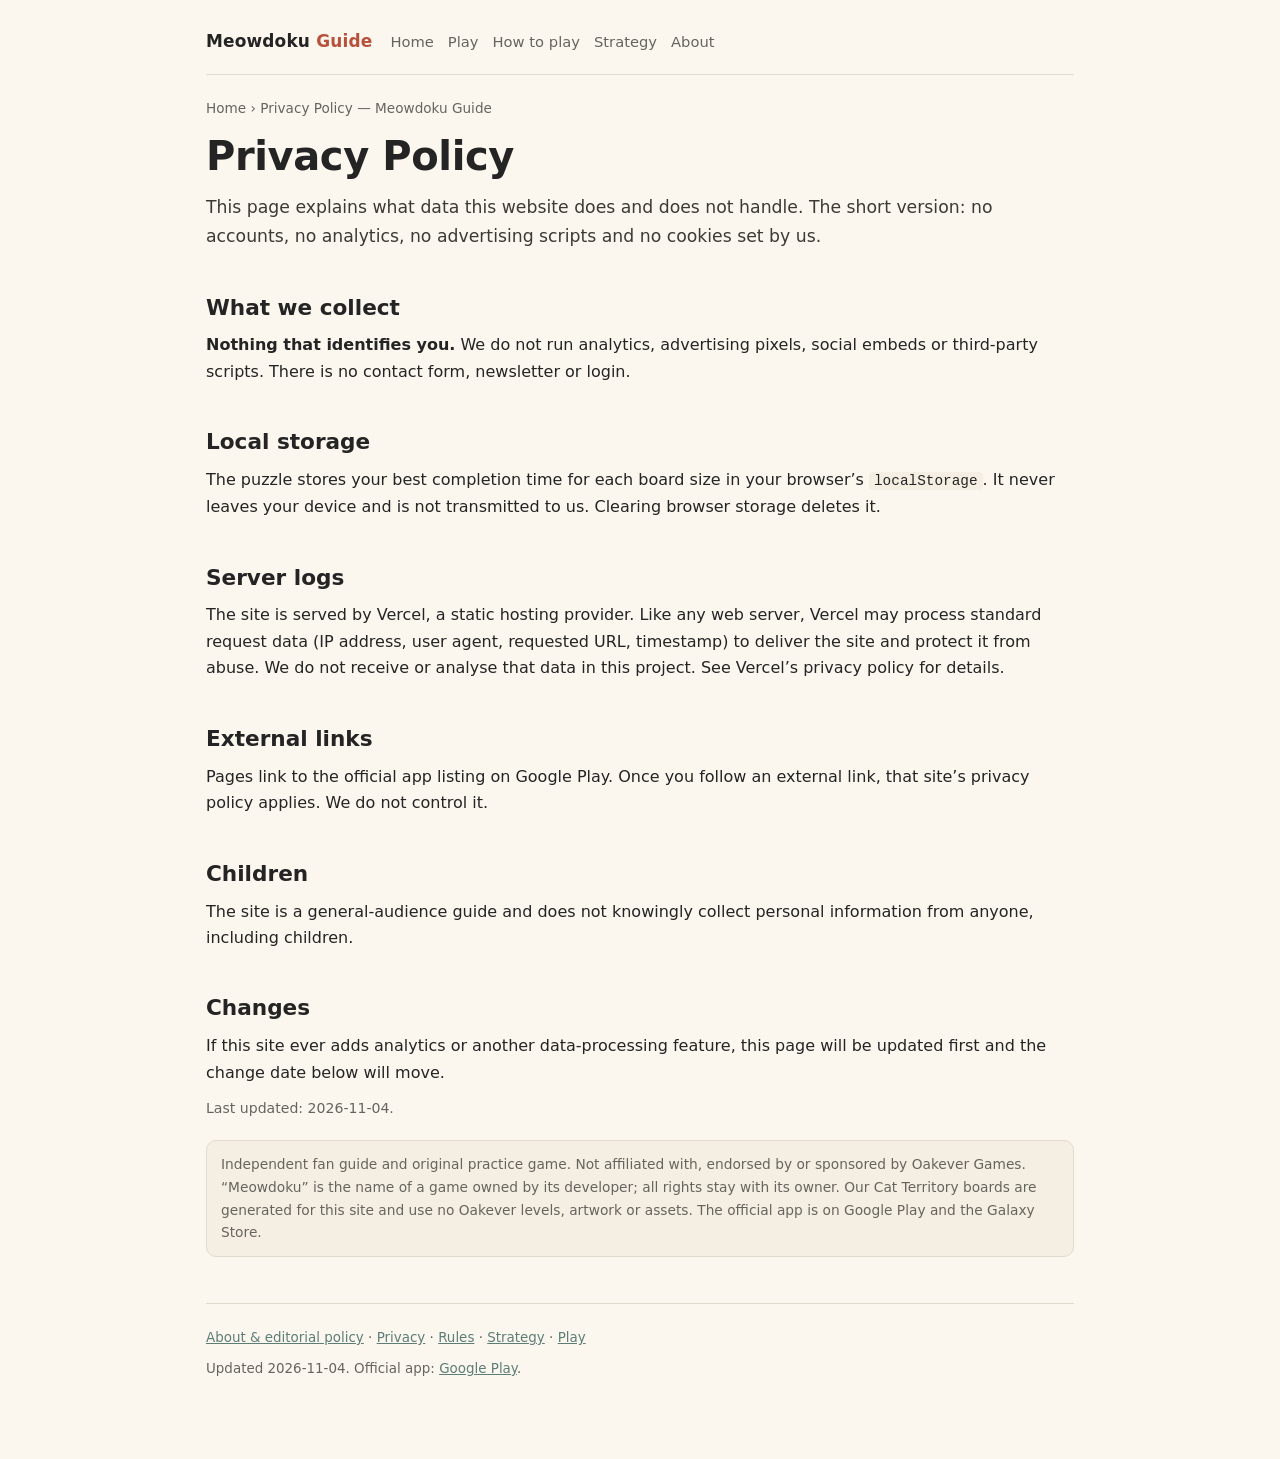
<file: privacy/index.html>
<!doctype html>
<html lang="en">
<head>
<meta charset="utf-8">
<meta name="viewport" content="width=device-width,initial-scale=1">
<title>Privacy Policy — Meowdoku Guide</title>
<meta name="description" content="Meowdoku Guide privacy policy: no analytics, no cookies, no accounts. Only local best times are stored in your browser.">
<meta name="robots" content="index,follow">
<link rel="canonical" href="https://meowdoku-guide.vercel.app/privacy/">
<link rel="icon" href="/icon.svg" type="image/svg+xml">
<link rel="stylesheet" href="/style.css?v=20261104">
<meta property="og:type" content="website">
<meta property="og:site_name" content="Meowdoku Guide">
<meta property="og:title" content="Privacy Policy — Meowdoku Guide">
<meta property="og:description" content="Meowdoku Guide privacy policy: no analytics, no cookies, no accounts. Only local best times are stored in your browser.">
<meta property="og:url" content="https://meowdoku-guide.vercel.app/privacy/">
<meta name="twitter:card" content="summary">
<meta name="theme-color" content="#fbf7ef">
<script type="application/ld+json">{"@context": "https://schema.org", "@graph": [{"@type": "WebPage", "@id": "https://meowdoku-guide.vercel.app/privacy/#page", "url": "https://meowdoku-guide.vercel.app/privacy/", "name": "Privacy Policy — Meowdoku Guide", "description": "Meowdoku Guide privacy policy: no analytics, no cookies, no accounts. Only local best times are stored in your browser.", "inLanguage": "en", "datePublished": "2026-11-04", "dateModified": "2026-11-04", "isPartOf": {"@type": "WebSite", "@id": "https://meowdoku-guide.vercel.app/#site"}}, {"@type": "BreadcrumbList", "itemListElement": [{"@type": "ListItem", "position": 1, "name": "Home", "item": "https://meowdoku-guide.vercel.app/"}, {"@type": "ListItem", "position": 2, "name": "Privacy Policy — Meowdoku Guide", "item": "https://meowdoku-guide.vercel.app/privacy/"}]}]}</script>

</head>
<body>
<main>
<header class="site">
  <a class="brand" href="/">Meowdoku <span>Guide</span></a>
  <nav class="site" aria-label="Site"><a href="/">Home</a><a href="/practice/">Play</a><a href="/how-to-play/">How to play</a><a href="/strategy/">Strategy</a><a href="/about/">About</a></nav>
</header>
<p class="breadcrumb"><a href="/">Home</a> › Privacy Policy — Meowdoku Guide</p>
<h1>Privacy Policy</h1>

<p class="lede">This page explains what data this website does and does not handle. The short version: no accounts, no analytics, no advertising scripts and no cookies set by us.</p>


<h2>What we collect</h2>
<p><b>Nothing that identifies you.</b> We do not run analytics, advertising pixels, social embeds or third-party scripts. There is no contact form, newsletter or login.</p>

<h2>Local storage</h2>
<p>The puzzle stores your best completion time for each board size in your browser’s <code>localStorage</code>. It never leaves your device and is not transmitted to us. Clearing browser storage deletes it.</p>

<h2>Server logs</h2>
<p>The site is served by Vercel, a static hosting provider. Like any web server, Vercel may process standard request data (IP address, user agent, requested URL, timestamp) to deliver the site and protect it from abuse. We do not receive or analyse that data in this project. See Vercel’s privacy policy for details.</p>

<h2>External links</h2>
<p>Pages link to the official app listing on Google Play. Once you follow an external link, that site’s privacy policy applies. We do not control it.</p>

<h2>Children</h2>
<p>The site is a general-audience guide and does not knowingly collect personal information from anyone, including children.</p>

<h2>Changes</h2>
<p>If this site ever adds analytics or another data-processing feature, this page will be updated first and the change date below will move.</p>

<p class="small">Last updated: 2026-11-04.</p>


<div class="disclaimer">Independent fan guide and original practice game. Not affiliated with, endorsed by or sponsored by Oakever Games. “Meowdoku” is the name of a game owned by its developer; all rights stay with its owner. Our Cat Territory boards are generated for this site and use no Oakever levels, artwork or assets. The official app is on Google Play and the Galaxy Store.</div>
<footer class="site">
  <p><a href="/about/">About &amp; editorial policy</a> · <a href="/privacy/">Privacy</a> · <a href="/how-to-play/">Rules</a> · <a href="/strategy/">Strategy</a> · <a href="/practice/">Play</a></p>
  <p>Updated 2026-11-04. Official app: <a href="https://play.google.com/store/apps/details?id=com.oakever.meowdoku" rel="noopener nofollow">Google Play</a>.</p>
</footer>
</main>

</body>
</html>
</file>
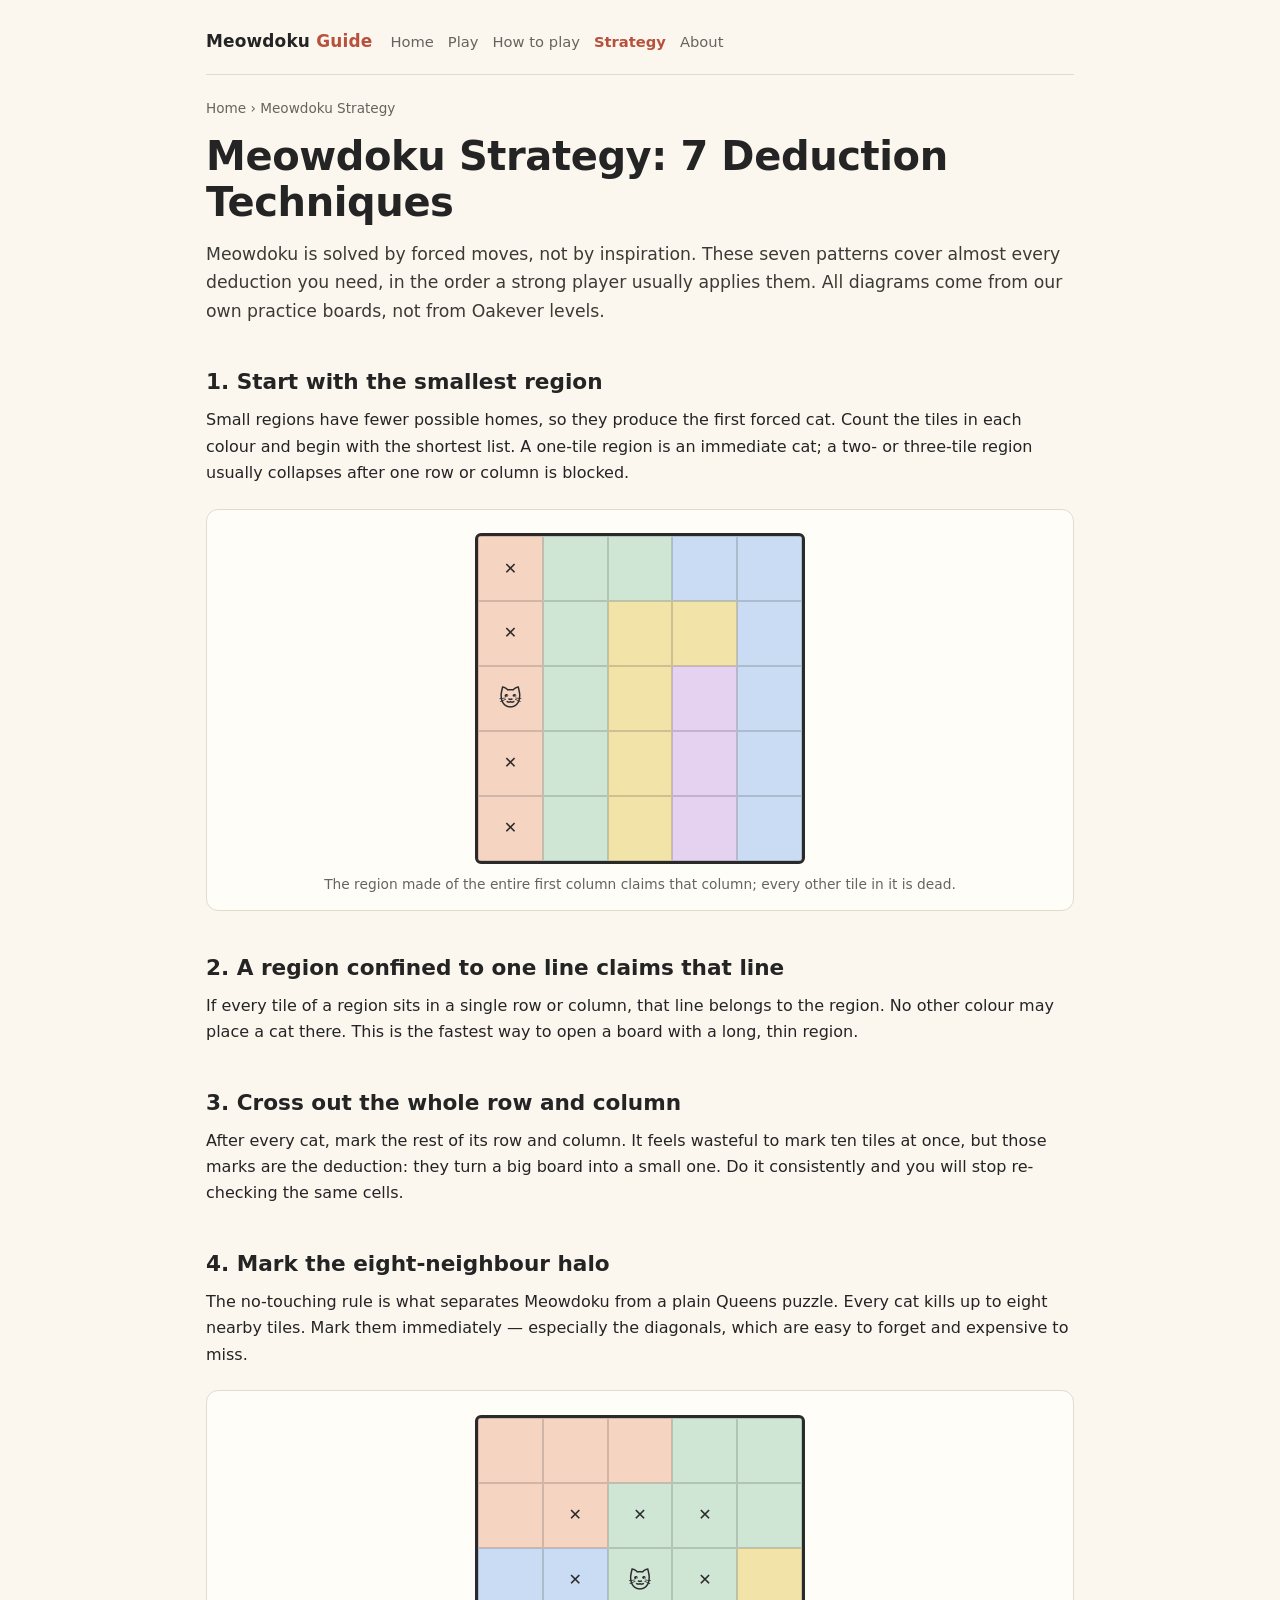
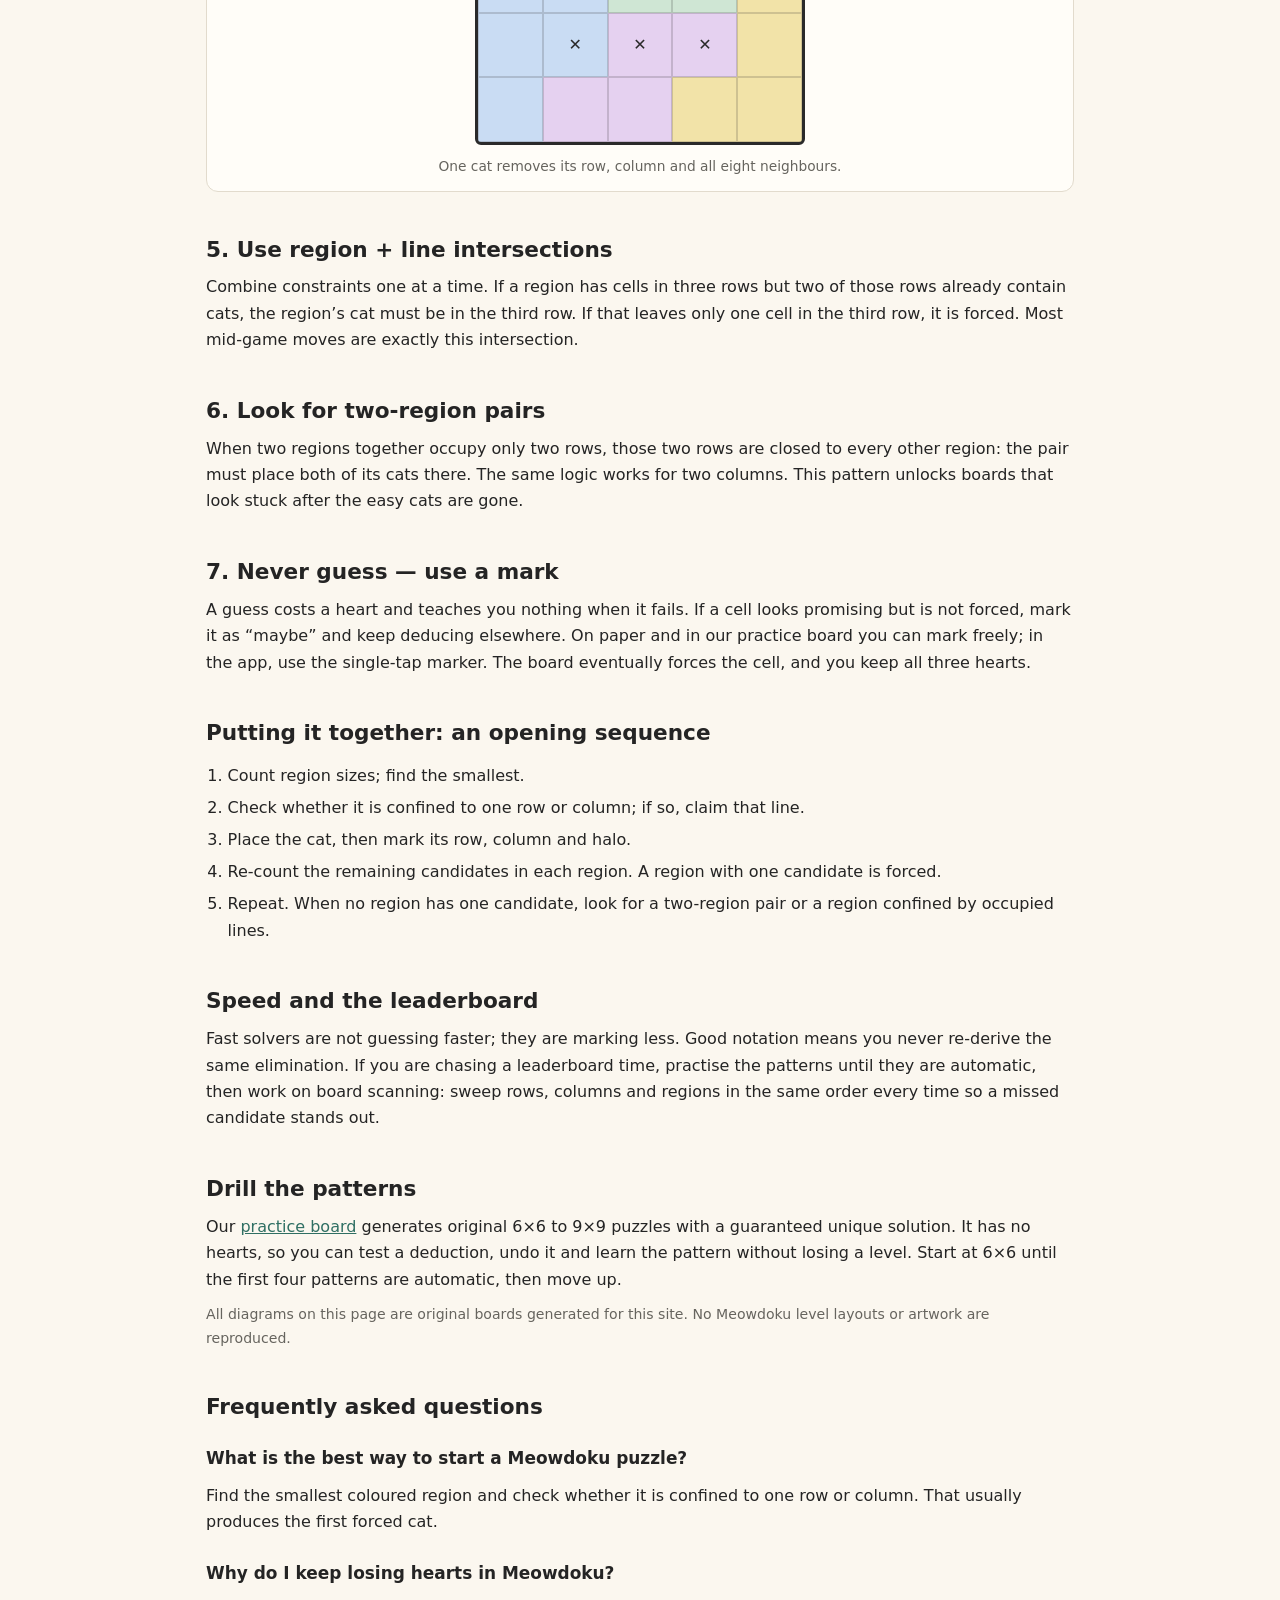
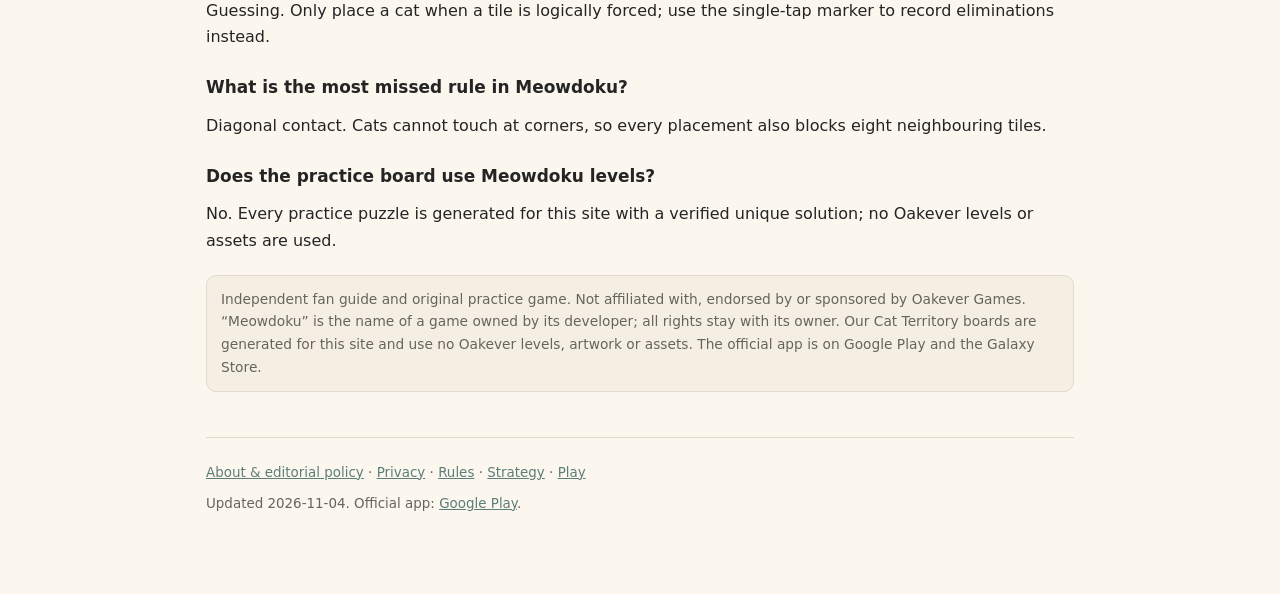
<file: strategy/index.html>
<!doctype html>
<html lang="en">
<head>
<meta charset="utf-8">
<meta name="viewport" content="width=device-width,initial-scale=1">
<title>Meowdoku Strategy: 7 Deduction Techniques That Work</title>
<meta name="description" content="Meowdoku strategy with diagrams: smallest region first, line-confined regions, row and column elimination, adjacency halos, intersections and pairs.">
<meta name="robots" content="index,follow">
<link rel="canonical" href="https://meowdoku-guide.vercel.app/strategy/">
<link rel="icon" href="/icon.svg" type="image/svg+xml">
<link rel="stylesheet" href="/style.css?v=20261104">
<meta property="og:type" content="website">
<meta property="og:site_name" content="Meowdoku Guide">
<meta property="og:title" content="Meowdoku Strategy: 7 Deduction Techniques That Work">
<meta property="og:description" content="Meowdoku strategy with diagrams: smallest region first, line-confined regions, row and column elimination, adjacency halos, intersections and pairs.">
<meta property="og:url" content="https://meowdoku-guide.vercel.app/strategy/">
<meta name="twitter:card" content="summary">
<meta name="theme-color" content="#fbf7ef">
<script type="application/ld+json">{"@context": "https://schema.org", "@graph": [{"@type": "WebPage", "@id": "https://meowdoku-guide.vercel.app/strategy/#page", "url": "https://meowdoku-guide.vercel.app/strategy/", "name": "Meowdoku Strategy: 7 Deduction Techniques That Work", "description": "Meowdoku strategy with diagrams: smallest region first, line-confined regions, row and column elimination, adjacency halos, intersections and pairs.", "inLanguage": "en", "datePublished": "2026-11-04", "dateModified": "2026-11-04", "isPartOf": {"@type": "WebSite", "@id": "https://meowdoku-guide.vercel.app/#site"}}, {"@type": "BreadcrumbList", "itemListElement": [{"@type": "ListItem", "position": 1, "name": "Home", "item": "https://meowdoku-guide.vercel.app/"}, {"@type": "ListItem", "position": 2, "name": "Meowdoku Strategy", "item": "https://meowdoku-guide.vercel.app/strategy/"}]}, {"@type": "FAQPage", "mainEntity": [{"@type": "Question", "name": "What is the best way to start a Meowdoku puzzle?", "acceptedAnswer": {"@type": "Answer", "text": "Find the smallest coloured region and check whether it is confined to one row or column. That usually produces the first forced cat."}}, {"@type": "Question", "name": "Why do I keep losing hearts in Meowdoku?", "acceptedAnswer": {"@type": "Answer", "text": "Guessing. Only place a cat when a tile is logically forced; use the single-tap marker to record eliminations instead."}}, {"@type": "Question", "name": "What is the most missed rule in Meowdoku?", "acceptedAnswer": {"@type": "Answer", "text": "Diagonal contact. Cats cannot touch at corners, so every placement also blocks eight neighbouring tiles."}}, {"@type": "Question", "name": "Does the practice board use Meowdoku levels?", "acceptedAnswer": {"@type": "Answer", "text": "No. Every practice puzzle is generated for this site with a verified unique solution; no Oakever levels or assets are used."}}]}]}</script>

</head>
<body>
<main>
<header class="site">
  <a class="brand" href="/">Meowdoku <span>Guide</span></a>
  <nav class="site" aria-label="Site"><a href="/">Home</a><a href="/practice/">Play</a><a href="/how-to-play/">How to play</a><a href="/strategy/" aria-current="page">Strategy</a><a href="/about/">About</a></nav>
</header>
<p class="breadcrumb"><a href="/">Home</a> › Meowdoku Strategy</p>
<h1>Meowdoku Strategy: 7 Deduction Techniques</h1>

<p class="lede">Meowdoku is solved by forced moves, not by inspiration. These seven patterns cover almost every deduction you need, in the order a strong player usually applies them. All diagrams come from our own practice boards, not from Oakever levels.</p>


<h2>1. Start with the smallest region</h2>
<p>Small regions have fewer possible homes, so they produce the first forced cat. Count the tiles in each colour and begin with the shortest list. A one-tile region is an immediate cat; a two- or three-tile region usually collapses after one row or column is blocked.</p>
<figure class="figure"><div class="mini" style="grid-template-columns:repeat(5,1fr)"><div class="" style="background:#f6d4c2">✕</div><div class="" style="background:#cfe6d4"></div><div class="" style="background:#cfe6d4"></div><div class="" style="background:#c9dcf3"></div><div class="" style="background:#c9dcf3"></div><div class="" style="background:#f6d4c2">✕</div><div class="" style="background:#cfe6d4"></div><div class="" style="background:#f2e3a8"></div><div class="" style="background:#f2e3a8"></div><div class="" style="background:#c9dcf3"></div><div class="cat" style="background:#f6d4c2">🐱</div><div class="" style="background:#cfe6d4"></div><div class="" style="background:#f2e3a8"></div><div class="" style="background:#e5d1f0"></div><div class="" style="background:#c9dcf3"></div><div class="" style="background:#f6d4c2">✕</div><div class="" style="background:#cfe6d4"></div><div class="" style="background:#f2e3a8"></div><div class="" style="background:#e5d1f0"></div><div class="" style="background:#c9dcf3"></div><div class="" style="background:#f6d4c2">✕</div><div class="" style="background:#cfe6d4"></div><div class="" style="background:#f2e3a8"></div><div class="" style="background:#e5d1f0"></div><div class="" style="background:#c9dcf3"></div></div><figcaption>The region made of the entire first column claims that column; every other tile in it is dead.</figcaption></figure>
<h2>2. A region confined to one line claims that line</h2>
<p>If every tile of a region sits in a single row or column, that line belongs to the region. No other colour may place a cat there. This is the fastest way to open a board with a long, thin region.</p>

<h2>3. Cross out the whole row and column</h2>
<p>After every cat, mark the rest of its row and column. It feels wasteful to mark ten tiles at once, but those marks are the deduction: they turn a big board into a small one. Do it consistently and you will stop re-checking the same cells.</p>

<h2>4. Mark the eight-neighbour halo</h2>
<p>The no-touching rule is what separates Meowdoku from a plain Queens puzzle. Every cat kills up to eight nearby tiles. Mark them immediately — especially the diagonals, which are easy to forget and expensive to miss.</p>
<figure class="figure"><div class="mini" style="grid-template-columns:repeat(5,1fr)"><div class="" style="background:#f6d4c2"></div><div class="" style="background:#f6d4c2"></div><div class="" style="background:#f6d4c2"></div><div class="" style="background:#cfe6d4"></div><div class="" style="background:#cfe6d4"></div><div class="" style="background:#f6d4c2"></div><div class="" style="background:#f6d4c2">✕</div><div class="" style="background:#cfe6d4">✕</div><div class="" style="background:#cfe6d4">✕</div><div class="" style="background:#cfe6d4"></div><div class="" style="background:#c9dcf3"></div><div class="" style="background:#c9dcf3">✕</div><div class="cat" style="background:#cfe6d4">🐱</div><div class="" style="background:#cfe6d4">✕</div><div class="" style="background:#f2e3a8"></div><div class="" style="background:#c9dcf3"></div><div class="" style="background:#c9dcf3">✕</div><div class="" style="background:#e5d1f0">✕</div><div class="" style="background:#e5d1f0">✕</div><div class="" style="background:#f2e3a8"></div><div class="" style="background:#c9dcf3"></div><div class="" style="background:#e5d1f0"></div><div class="" style="background:#e5d1f0"></div><div class="" style="background:#f2e3a8"></div><div class="" style="background:#f2e3a8"></div></div><figcaption>One cat removes its row, column and all eight neighbours.</figcaption></figure>
<h2>5. Use region + line intersections</h2>
<p>Combine constraints one at a time. If a region has cells in three rows but two of those rows already contain cats, the region’s cat must be in the third row. If that leaves only one cell in the third row, it is forced. Most mid-game moves are exactly this intersection.</p>

<h2>6. Look for two-region pairs</h2>
<p>When two regions together occupy only two rows, those two rows are closed to every other region: the pair must place both of its cats there. The same logic works for two columns. This pattern unlocks boards that look stuck after the easy cats are gone.</p>

<h2>7. Never guess — use a mark</h2>
<p>A guess costs a heart and teaches you nothing when it fails. If a cell looks promising but is not forced, mark it as “maybe” and keep deducing elsewhere. On paper and in our practice board you can mark freely; in the app, use the single-tap marker. The board eventually forces the cell, and you keep all three hearts.</p>

<h2>Putting it together: an opening sequence</h2>
<ol>
<li>Count region sizes; find the smallest.</li>
<li>Check whether it is confined to one row or column; if so, claim that line.</li>
<li>Place the cat, then mark its row, column and halo.</li>
<li>Re-count the remaining candidates in each region. A region with one candidate is forced.</li>
<li>Repeat. When no region has one candidate, look for a two-region pair or a region confined by occupied lines.</li>
</ol>

<h2>Speed and the leaderboard</h2>
<p>Fast solvers are not guessing faster; they are marking less. Good notation means you never re-derive the same elimination. If you are chasing a leaderboard time, practise the patterns until they are automatic, then work on board scanning: sweep rows, columns and regions in the same order every time so a missed candidate stands out.</p>

<h2>Drill the patterns</h2>
<p>Our <a href="/practice/">practice board</a> generates original 6×6 to 9×9 puzzles with a guaranteed unique solution. It has no hearts, so you can test a deduction, undo it and learn the pattern without losing a level. Start at 6×6 until the first four patterns are automatic, then move up.</p>

<p class="small">All diagrams on this page are original boards generated for this site. No Meowdoku level layouts or artwork are reproduced.</p>

<section id="faq"><h2>Frequently asked questions</h2><h3>What is the best way to start a Meowdoku puzzle?</h3><p>Find the smallest coloured region and check whether it is confined to one row or column. That usually produces the first forced cat.</p><h3>Why do I keep losing hearts in Meowdoku?</h3><p>Guessing. Only place a cat when a tile is logically forced; use the single-tap marker to record eliminations instead.</p><h3>What is the most missed rule in Meowdoku?</h3><p>Diagonal contact. Cats cannot touch at corners, so every placement also blocks eight neighbouring tiles.</p><h3>Does the practice board use Meowdoku levels?</h3><p>No. Every practice puzzle is generated for this site with a verified unique solution; no Oakever levels or assets are used.</p></section>
<div class="disclaimer">Independent fan guide and original practice game. Not affiliated with, endorsed by or sponsored by Oakever Games. “Meowdoku” is the name of a game owned by its developer; all rights stay with its owner. Our Cat Territory boards are generated for this site and use no Oakever levels, artwork or assets. The official app is on Google Play and the Galaxy Store.</div>
<footer class="site">
  <p><a href="/about/">About &amp; editorial policy</a> · <a href="/privacy/">Privacy</a> · <a href="/how-to-play/">Rules</a> · <a href="/strategy/">Strategy</a> · <a href="/practice/">Play</a></p>
  <p>Updated 2026-11-04. Official app: <a href="https://play.google.com/store/apps/details?id=com.oakever.meowdoku" rel="noopener nofollow">Google Play</a>.</p>
</footer>
</main>

</body>
</html>
</file>
<file: style.css>
:root{
  --bg:#fbf7ef; --ink:#242424; --muted:#66645e; --line:#e2dbcd;
  --accent:#b8513c; --accent-dark:#8f3c2b; --teal:#2f6f63;
  --card:#fffdf8; --wash:#f5efe3;
}
*{box-sizing:border-box}
html{scroll-behavior:smooth}
body{
  margin:0;background:var(--bg);color:var(--ink);
  font:16px/1.65 ui-sans-serif,system-ui,-apple-system,"Segoe UI",Roboto,sans-serif;
}
main{max-width:900px;margin:0 auto;padding:18px 16px 70px}
a{color:var(--teal)}
a:hover{color:var(--accent)}
header.site{display:flex;flex-wrap:wrap;align-items:center;gap:10px 18px;padding:10px 0 18px;border-bottom:1px solid var(--line);margin-bottom:22px}
header.site .brand{font-weight:800;color:var(--ink);text-decoration:none;font-size:1.06rem;letter-spacing:.01em}
header.site .brand span{color:var(--accent)}
nav.site{display:flex;flex-wrap:wrap;gap:6px 14px;font-size:.92rem}
nav.site a{color:var(--muted);text-decoration:none}
nav.site a[aria-current="page"]{color:var(--accent);font-weight:800}
nav.site a:hover{color:var(--ink)}
h1{font-size:clamp(1.7rem,4.5vw,2.5rem);line-height:1.16;margin:.2em 0 .35em;letter-spacing:-.01em}
h2{font-size:1.35rem;margin:2em 0 .5em;line-height:1.3}
h3{font-size:1.06rem;margin:1.4em 0 .4em}
p{margin:.65em 0}
ul,ol{padding-left:1.35em}
li{margin:.35em 0}
.small{font-size:.88rem;color:var(--muted)}
.lede{font-size:1.08rem;color:#3c3a35}
.note{background:#fff6e3;border-left:4px solid #d9a441;padding:10px 14px;border-radius:0 8px 8px 0;margin:1.2em 0;font-size:.95rem}
.disclaimer{background:var(--wash);border:1px solid var(--line);border-radius:10px;padding:12px 14px;font-size:.86rem;color:var(--muted);margin:1.5em 0}
.cta{background:linear-gradient(135deg,#fff4e8,#ffeadf);border:1px solid #eccdb9;border-radius:16px;padding:18px 20px;margin:1.4em 0}
.cta h2{margin-top:0}
.button,button{
  display:inline-block;background:var(--accent);color:#fff;border:0;border-radius:9px;
  padding:10px 19px;font:inherit;font-weight:700;cursor:pointer;text-decoration:none
}
.button:hover,button:hover{background:var(--accent-dark);color:#fff}
button:disabled{opacity:.5;cursor:not-allowed}
.button.ghost,button.ghost{background:transparent;color:var(--accent);border:1px solid var(--accent)}
.button.ghost:hover,button.ghost:hover{background:#fff0ea;color:var(--accent-dark)}
.grid{display:grid;grid-template-columns:repeat(auto-fit,minmax(230px,1fr));gap:12px;margin:1.1em 0}
.card{background:var(--card);border:1px solid var(--line);border-radius:12px;padding:14px 16px}
.card h3{margin:.1em 0 .35em;font-size:1rem}
.card p{margin:.2em 0;font-size:.92rem;color:var(--muted)}
.card a{text-decoration:none}
table{border-collapse:collapse;width:100%;margin:1em 0;font-size:.93rem;background:var(--card)}
th,td{border:1px solid var(--line);padding:8px 10px;text-align:left;vertical-align:top}
th{background:var(--wash);font-size:.85rem}
code{background:var(--wash);padding:1px 5px;border-radius:4px;font-size:.9em}
footer.site{margin-top:3.4em;border-top:1px solid var(--line);padding-top:1.1em;font-size:.84rem;color:var(--muted)}
footer.site a{color:#5d7d77}
.breadcrumb{font-size:.85rem;color:var(--muted);margin:.2em 0 1em}
.breadcrumb a{color:var(--muted);text-decoration:none}
.sr-only{position:absolute;width:1px;height:1px;padding:0;margin:-1px;overflow:hidden;clip:rect(0,0,0,0);white-space:nowrap;border:0}
/* game */
.game{background:var(--card);border:1px solid var(--line);border-radius:16px;padding:16px;margin:1.2em 0}
.game-top{display:flex;flex-wrap:wrap;align-items:center;gap:8px 12px;margin-bottom:10px}
.sizes{display:flex;flex-wrap:wrap;gap:6px}
.sizes button{background:#f1e8d8;color:#3c3a35;border:1px solid #ddcfb8;border-radius:999px;padding:8px 13px;font-size:.86rem;font-weight:700}
.sizes button.active{background:var(--accent);border-color:var(--accent);color:#fff}
.game-meta{display:flex;flex-wrap:wrap;gap:8px 18px;align-items:center;font-size:.88rem;color:var(--muted);margin:2px 0 10px}
#timer{font-variant-numeric:tabular-nums;font-weight:800;color:var(--ink)}
#counter{font-weight:700;color:var(--ink)}
.board-wrap{width:min(100%,520px);margin:0 auto}
#board{display:grid;width:100%;aspect-ratio:1/1;background:#2a2a2a;border-radius:8px;overflow:hidden;touch-action:manipulation;gap:1px}
.cell{position:relative;border:0;border-radius:0;padding:0;margin:0;display:flex;align-items:center;justify-content:center;font:inherit;font-weight:800;color:#3a3a3a;cursor:pointer;min-width:0;min-height:0;appearance:none}
.cell:hover{filter:brightness(1.03)}
.cell:focus-visible{outline:3px solid #1e6bd6;outline-offset:-3px;z-index:2}
.cell.xmark{font-size:clamp(1rem,3.2vw,1.5rem);color:#5a5a5a;opacity:.75}
.cell.locked{cursor:default}
.cell.locked::after{content:"";position:absolute;inset:0;box-shadow:inset 0 0 0 3px rgba(47,111,99,.55);pointer-events:none}
.cell.conflict{background:#ffb4a8!important}
.catmark{width:66%;height:66%;display:flex;align-items:center;justify-content:center}
.catmark svg{width:100%;height:100%;display:block}
.regiontag{position:absolute;top:3px;left:4px;font-size:10px;line-height:1;color:rgba(34,34,34,.62);font-weight:800;pointer-events:none}
.board-tools{display:flex;flex-wrap:wrap;gap:8px;margin:12px 0 4px}
.board-tools button{font-size:.9rem;padding:8px 13px}
.board-tools button.ghost{background:#fff}
.status{min-height:1.6em;font-size:.92rem;margin:.4em 0 0}
.status.good{color:var(--teal)}
.status.bad{color:#b3261e}
#winBanner{background:#e8f5ee;border:1px solid #b9dcc9;border-radius:10px;padding:10px 14px;margin:10px 0}
#winBanner strong{color:var(--teal)}
#best{font-size:.85rem;color:var(--muted)}
/* diagrams */
.figure{margin:1.4em 0;padding:14px;background:var(--card);border:1px solid var(--line);border-radius:12px}
.figure h3{margin-top:0}
.mini{display:grid;gap:0;width:min(100%,330px);border:3px solid #2a2a2a;border-radius:6px;overflow:hidden;background:#2a2a2a;margin:.6em auto}
.mini div{aspect-ratio:1/1;display:flex;align-items:center;justify-content:center;font-size:1rem;font-weight:800;color:#2b2b2b;box-shadow:inset 0 0 0 1px rgba(42,42,42,.18)}
.mini .cat{font-size:1.4rem}
.mini .bad{box-shadow:inset 0 0 0 3px #c53030}
.figure figcaption{font-size:.86rem;color:var(--muted);text-align:center;margin-top:.4em}
@media (max-width:520px){
  main{padding:14px 12px 60px}
  .game{padding:12px}
  th,td{padding:6px 7px;font-size:.86rem}
  .board-tools button{padding:7px 10px;font-size:.84rem}
}
</file>
